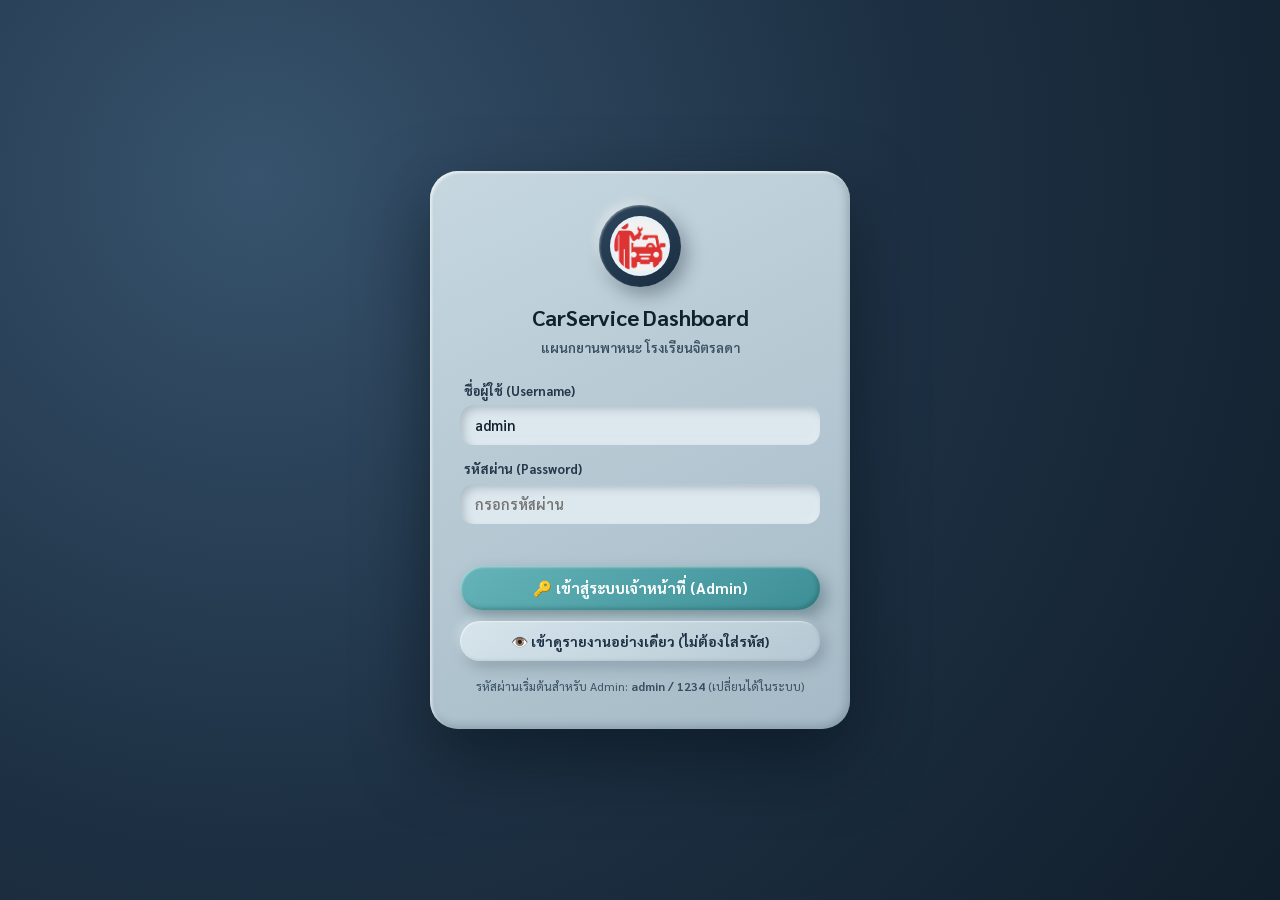
<file: dashboard.html>
<!DOCTYPE html>
<html lang="th">
<head>
  <meta charset="UTF-8" />
  <meta name="viewport" content="width=device-width, initial-scale=1.0" />
  <title>CarService Dashboard — แผนกยานพาหนะ โรงเรียนจิตรลดา</title>
  <link rel="icon" type="image/png" href="icon.png" />
  <style>
    @font-face {
      font-family: 'Sarabun';
      font-weight: 400;
      src: url('fonts/Sarabun-Regular.ttf') format('truetype');
    }
    @font-face {
      font-family: 'Sarabun';
      font-weight: 600;
      src: url('fonts/Sarabun-SemiBold.ttf') format('truetype');
    }
    @font-face {
      font-family: 'Sarabun';
      font-weight: 700;
      src: url('fonts/Sarabun-Bold.ttf') format('truetype');
    }

    :root {
      /* 3D Soft Claymorphism / Slate-Navy-Teal Palette */
      --bg-outer: linear-gradient(145deg, #9bb0bc 0%, #b4c6d0 45%, #93a9b6 100%);
      --shell-bg: linear-gradient(155deg, #b8c9d3 0%, #9fb3bf 55%, #92a7b4 100%);
      --sidebar-bg: linear-gradient(170deg, #2d465e 0%, #203549 55%, #18293a 100%);
      --hero-bg: linear-gradient(135deg, #354e66 0%, #24394d 60%, #1d2f40 100%);
      --card-bg: linear-gradient(145deg, #c6d6df 0%, #afc3ce 100%);
      --card-inner: linear-gradient(145deg, #d3e1e9 0%, #bccfd9 100%);
      --inset-bg: #a3b7c3;
      --text-main: #13212e;
      --text-sub: #3b5061;
      --text-muted: #4b6173;
      --accent-teal: linear-gradient(145deg, #64b4b9 0%, #3d8f96 100%);
      --accent-teal-solid: #489ca2;
      --clay-shadow:
        10px 12px 24px rgba(24, 41, 58, 0.28),
        -6px -6px 16px rgba(235, 245, 250, 0.42),
        inset 1.5px 1.5px 2px rgba(255, 255, 255, 0.55),
        inset -2px -2px 4px rgba(24, 41, 58, 0.12);
      --clay-shadow-sm:
        5px 6px 14px rgba(24, 41, 58, 0.22),
        -3px -3px 10px rgba(235, 245, 250, 0.4),
        inset 1px 1px 1.5px rgba(255, 255, 255, 0.55),
        inset -1px -1px 3px rgba(24, 41, 58, 0.1);
      --clay-inset:
        inset 4px 4px 9px rgba(24, 41, 58, 0.22),
        inset -3px -3px 7px rgba(235, 245, 250, 0.45);
      --dark-clay-shadow:
        10px 14px 28px rgba(10, 20, 30, 0.42),
        inset 1.5px 1.5px 2px rgba(173, 205, 226, 0.22),
        inset -2px -2px 5px rgba(8, 16, 24, 0.45);
    }

    * { box-sizing: border-box; margin: 0; padding: 0; }
    html { scroll-behavior: smooth; }
    body {
      font-family: 'Sarabun', -apple-system, BlinkMacSystemFont, "Segoe UI", sans-serif;
      background: var(--bg-outer);
      color: var(--text-main);
      padding: 20px;
      line-height: 1.5;
      min-height: 100vh;
      transition: background 0.35s ease, color 0.35s ease;
    }

    .hidden { display: none !important; }

    /* =========================================================================
       LOGIN SCREEN (3D Soft Claymorphism)
       ========================================================================= */
    .login-overlay {
      position: fixed; inset: 0;
      background: radial-gradient(circle at 20% 20%, #37536d 0%, #1d3043 52%, #111e2b 100%);
      display: flex; align-items: center; justify-content: center; padding: 20px; z-index: 9999;
    }
    .login-card {
      width: 100%; max-width: 420px;
      background: linear-gradient(155deg, #c6d7e0 0%, #a5bac6 100%);
      color: #13212e;
      border-radius: 28px;
      padding: 34px 30px;
      box-shadow:
        0 28px 70px rgba(6, 14, 22, 0.55),
        inset 2px 2px 3px rgba(255, 255, 255, 0.65),
        inset -3px -3px 8px rgba(24, 41, 58, 0.22);
      text-align: center;
      position: relative;
    }
    .login-avatar-ring {
      width: 82px; height: 82px; margin: 0 auto 14px;
      border-radius: 50%;
      background: linear-gradient(145deg, #2d465e, #1a2d3f);
      padding: 6px;
      display: flex; align-items: center; justify-content: center;
      box-shadow:
        6px 8px 18px rgba(17, 30, 43, 0.35),
        -4px -4px 10px rgba(255, 255, 255, 0.45),
        inset 1px 1px 2px rgba(255, 255, 255, 0.35);
    }
    .login-logo { width: 60px; height: 60px; border-radius: 50%; object-fit: contain; background: #e8f1f6; padding: 4px; }
    .login-card h1 { font-size: 22px; font-weight: 700; color: #12212e; letter-spacing: -0.2px; }
    .login-card p { font-size: 13.5px; color: #395062; margin-top: 4px; margin-bottom: 22px; font-weight: 600; }
    .login-field { text-align: left; margin-bottom: 14px; }
    .login-field label { display: block; font-size: 13px; font-weight: 700; color: #24384a; margin-bottom: 5px; padding-left: 4px; }
    .login-field input {
      width: 100%; padding: 11px 15px; border: none; border-radius: 14px;
      background: #dce8ee;
      color: #13212e;
      font-family: inherit; font-size: 14.5px; font-weight: 600;
      box-shadow: var(--clay-inset);
      transition: all 0.2s;
    }
    .login-field input:focus {
      outline: none;
      background: #eaf3f7;
      box-shadow: inset 3px 3px 7px rgba(24, 41, 58, 0.2), 0 0 0 3px rgba(72, 156, 162, 0.35);
    }
    .login-err { color: #b91c1c; font-size: 13px; font-weight: 700; min-height: 20px; margin-bottom: 8px; }
    .btn-login-primary {
      width: 100%; padding: 12px 18px; border: none; border-radius: 999px;
      background: var(--accent-teal);
      color: #fff;
      font-family: inherit; font-size: 15px; font-weight: 700; cursor: pointer; margin-bottom: 11px;
      box-shadow:
        6px 8px 16px rgba(24, 58, 64, 0.35),
        inset 1.5px 1.5px 2px rgba(255, 255, 255, 0.45),
        inset -2px -2px 4px rgba(17, 56, 61, 0.3);
      transition: transform 0.15s ease, filter 0.15s ease;
    }
    .btn-login-primary:hover { transform: translateY(-1px); filter: brightness(1.06); }
    .btn-login-primary:active { transform: translateY(1px); }
    .btn-login-viewer {
      width: 100%; padding: 11px 16px; border: none; border-radius: 999px;
      background: linear-gradient(145deg, #d7e5ec, #b5c8d3);
      color: #1d3144;
      font-family: inherit; font-size: 14px; font-weight: 700; cursor: pointer;
      box-shadow: var(--clay-shadow-sm);
      transition: transform 0.15s ease, filter 0.15s ease;
    }
    .btn-login-viewer:hover { transform: translateY(-1px); filter: brightness(1.04); }
    .login-hint { margin-top: 16px; font-size: 12px; color: #395062; }

    /* =========================================================================
       MAIN APP SHELL (2-COLUMN FLOATING CLAY BOARD)
       ========================================================================= */
    .app-shell {
      max-width: 1400px;
      margin: 0 auto;
      background: var(--shell-bg);
      border-radius: 30px;
      padding: 18px;
      display: grid;
      grid-template-columns: 242px minmax(0, 1fr);
      gap: 20px;
      box-shadow:
        20px 24px 54px rgba(16, 30, 44, 0.34),
        -10px -10px 28px rgba(240, 248, 252, 0.4),
        inset 2px 2px 3px rgba(255, 255, 255, 0.55);
      min-height: calc(100vh - 40px);
    }

    /* =========================================================================
       LEFT SIDEBAR (DEEP NAVY 3D SCULPTED PANEL)
       ========================================================================= */
    .sidebar {
      background: var(--sidebar-bg);
      border-radius: 24px;
      padding: 22px 16px 18px;
      color: #e4eff5;
      display: flex;
      flex-direction: column;
      justify-content: space-between;
      box-shadow: var(--dark-clay-shadow);
      position: sticky;
      top: 20px;
      height: calc(100vh - 76px);
      min-height: 640px;
      overflow-y: auto;
    }

    .sidebar-profile {
      text-align: center;
      padding-bottom: 18px;
      margin-bottom: 14px;
      border-bottom: 1px solid rgba(255, 255, 255, 0.08);
    }
    .avatar-3d {
      width: 78px; height: 78px;
      margin: 0 auto 10px;
      border-radius: 50%;
      background: linear-gradient(145deg, #4b6c88, #1f3447);
      padding: 5px;
      box-shadow:
        6px 10px 20px rgba(5, 12, 20, 0.55),
        -3px -3px 8px rgba(132, 173, 204, 0.2),
        inset 1.5px 1.5px 2px rgba(255, 255, 255, 0.35);
      display: flex; align-items: center; justify-content: center;
    }
    .avatar-3d img {
      width: 100%; height: 100%; border-radius: 50%; object-fit: contain;
      background: linear-gradient(145deg, #d7e7f0, #9db8c9);
      padding: 6px;
    }
    .sidebar-greeting {
      font-size: 16px; font-weight: 700; color: #f1f7fa;
      letter-spacing: -0.1px;
    }
    .role-pill {
      display: inline-block; margin-top: 6px;
      padding: 3px 11px; border-radius: 999px;
      font-size: 11px; font-weight: 700;
      background: linear-gradient(145deg, #59adb3, #378188);
      color: #ffffff;
      box-shadow: 0 4px 10px rgba(0, 0, 0, 0.28), inset 1px 1px 1px rgba(255, 255, 255, 0.35);
    }
    .role-pill.viewer {
      background: linear-gradient(145deg, #62788c, #44586a);
    }

    .nav-list {
      display: flex; flex-direction: column; gap: 7px;
      margin-bottom: 18px;
    }
    .nav-item {
      width: 100%; border: none; background: transparent;
      color: #c3d5e2; font-family: inherit; font-size: 14px; font-weight: 600;
      padding: 11px 14px; border-radius: 16px;
      display: flex; align-items: center; gap: 11px;
      cursor: pointer; text-align: left;
      transition: all 0.2s ease;
    }
    .nav-item:hover {
      background: rgba(255, 255, 255, 0.08);
      color: #ffffff;
      transform: translateX(2px);
    }
    .nav-item.active {
      background: linear-gradient(145deg, #d8e6ee 0%, #acc3d0 100%);
      color: #142535;
      font-weight: 700;
      box-shadow:
        6px 8px 16px rgba(6, 14, 22, 0.42),
        inset 1.5px 1.5px 2px rgba(255, 255, 255, 0.78),
        inset -2px -2px 4px rgba(24, 41, 58, 0.16);
    }
    .nav-icon {
      width: 24px; height: 24px; border-radius: 8px;
      display: inline-flex; align-items: center; justify-content: center;
      flex-shrink: 0;
      background: rgba(255, 255, 255, 0.1);
      box-shadow: inset 1px 1px 1px rgba(255, 255, 255, 0.2);
    }
    .nav-item.active .nav-icon {
      background: linear-gradient(145deg, #5eb1b7, #3a858c);
      color: #ffffff;
      box-shadow: 2px 3px 6px rgba(20, 48, 56, 0.3), inset 1px 1px 1px rgba(255, 255, 255, 0.45);
    }

    /* Bottom Export Promo Card (mirrors "Go Premium" card) */
    .sidebar-promo {
      background: linear-gradient(160deg, #273e54 0%, #192b3c 100%);
      border-radius: 20px;
      padding: 16px 14px;
      text-align: center;
      box-shadow:
        inset 2px 2px 5px rgba(9, 17, 26, 0.55),
        inset -1px -1px 2px rgba(154, 191, 219, 0.18),
        0 8px 18px rgba(6, 14, 22, 0.3);
    }
    .promo-icon-3d {
      width: 44px; height: 44px; margin: 0 auto 8px;
      border-radius: 14px;
      background: linear-gradient(145deg, #d7e6ef, #9ab4c4);
      color: #1c3549;
      display: flex; align-items: center; justify-content: center;
      box-shadow:
        4px 6px 12px rgba(5, 12, 20, 0.48),
        inset 1.5px 1.5px 2px rgba(255, 255, 255, 0.8);
    }
    .sidebar-promo h4 { font-size: 14.5px; font-weight: 700; color: #f1f7fa; }
    .sidebar-promo p { font-size: 11.5px; color: #9db6c9; margin: 3px 0 12px; line-height: 1.4; }
    .btn-teal-pill {
      display: inline-flex; align-items: center; justify-content: center; gap: 6px;
      border: none; border-radius: 999px;
      background: var(--accent-teal);
      color: #ffffff; font-family: inherit; font-size: 13px; font-weight: 700;
      padding: 9px 16px; cursor: pointer;
      box-shadow:
        4px 6px 14px rgba(10, 28, 34, 0.4),
        inset 1.5px 1.5px 2px rgba(255, 255, 255, 0.45),
        inset -1.5px -1.5px 3px rgba(18, 56, 61, 0.35);
      transition: transform 0.15s ease, filter 0.15s ease;
    }
    .btn-teal-pill:hover { transform: translateY(-1px); filter: brightness(1.07); }
    .btn-teal-pill:active { transform: translateY(1px); }
    .sidebar-promo .btn-teal-pill { width: 100%; margin-bottom: 7px; }
    .btn-navy-pill {
      width: 100%; display: inline-flex; align-items: center; justify-content: center; gap: 6px;
      border: none; border-radius: 999px;
      background: linear-gradient(145deg, #355068, #24394c);
      color: #d9e8f2; font-family: inherit; font-size: 12.5px; font-weight: 600;
      padding: 8px 14px; cursor: pointer;
      box-shadow:
        3px 5px 10px rgba(6, 14, 22, 0.35),
        inset 1px 1px 1.5px rgba(255, 255, 255, 0.18);
      transition: filter 0.15s ease;
    }
    .btn-navy-pill:hover { filter: brightness(1.12); }

    .btn-logout-link {
      width: 100%; margin-top: 10px; padding: 7px; border: none; background: transparent;
      color: #9bb4c7; font-family: inherit; font-size: 12.5px; font-weight: 600;
      cursor: pointer; border-radius: 10px; transition: all 0.15s;
    }
    .btn-logout-link:hover { color: #fecaca; background: rgba(239, 68, 68, 0.14); }

    /* =========================================================================
       MAIN CONTENT COLUMN
       ========================================================================= */
    .main-col {
      display: flex; flex-direction: column; gap: 18px;
      min-width: 0;
    }

    /* Top Header Bar */
    .top-header {
      display: flex; flex-wrap: wrap; align-items: center; justify-content: space-between; gap: 12px;
      padding: 4px 4px 0;
    }
    .top-title-group { display: flex; align-items: baseline; gap: 12px; flex-wrap: wrap; }
    .top-title {
      font-size: 26px; font-weight: 700; color: #f6fbfe;
      text-shadow: 0 3px 8px rgba(22, 39, 54, 0.35);
      letter-spacing: -0.3px;
    }
    .db-chip {
      font-size: 11.5px; font-weight: 600; color: #24394b;
      background: linear-gradient(145deg, #d3e1e9, #b4c8d3);
      padding: 4px 12px; border-radius: 999px;
      box-shadow: var(--clay-shadow-sm);
      max-width: 340px; white-space: nowrap; overflow: hidden; text-overflow: ellipsis;
    }

    .top-right-tools {
      display: flex; align-items: center; gap: 10px; flex-wrap: wrap;
    }
    .search-pill {
      display: flex; align-items: center; gap: 8px;
      background: linear-gradient(145deg, #d5e3eb, #baccd6);
      border-radius: 999px; padding: 7px 16px;
      box-shadow: var(--clay-shadow-sm);
      min-width: 240px;
    }
    .search-pill svg { color: #3a5264; flex-shrink: 0; }
    .search-pill input {
      border: none; background: transparent; outline: none;
      font-family: inherit; font-size: 13.5px; font-weight: 600; color: #162636; width: 100%;
    }
    .search-pill input::placeholder { color: #526a7c; font-weight: 400; }

    .circle-icon-btn {
      width: 40px; height: 40px; border-radius: 50%; border: none;
      background: linear-gradient(145deg, #d6e4ec, #b0c4cf);
      color: #1c3144; cursor: pointer;
      display: inline-flex; align-items: center; justify-content: center;
      box-shadow: var(--clay-shadow-sm);
      transition: transform 0.15s ease, filter 0.15s ease;
    }
    .circle-icon-btn:hover { transform: translateY(-1px); filter: brightness(1.05); }
    .circle-icon-btn.teal {
      background: var(--accent-teal); color: #ffffff;
      box-shadow: 4px 6px 14px rgba(24, 58, 64, 0.32), inset 1.5px 1.5px 2px rgba(255, 255, 255, 0.45);
    }

    /* =========================================================================
       HERO WELCOME BANNER (DARK SLATE 3D CARD)
       ========================================================================= */
    .hero-banner {
      background: var(--hero-bg);
      border-radius: 24px;
      padding: 20px 26px;
      color: #f0f7fb;
      display: flex; align-items: center; justify-content: space-between; gap: 20px;
      box-shadow: var(--dark-clay-shadow);
      position: relative;
      overflow: hidden;
    }
    .hero-banner::before {
      content: "";
      position: absolute; inset: 0;
      background: repeating-linear-gradient(
        0deg,
        rgba(255, 255, 255, 0.015) 0px,
        rgba(255, 255, 255, 0.015) 2px,
        transparent 2px,
        transparent 6px
      );
      pointer-events: none;
    }
    .hero-left { display: flex; align-items: center; gap: 20px; position: relative; z-index: 1; }
    .hero-van-badge {
      width: 82px; height: 82px; border-radius: 22px; flex-shrink: 0;
      background: linear-gradient(145deg, #4b6984, #22374a);
      display: flex; align-items: center; justify-content: center;
      box-shadow:
        8px 10px 20px rgba(7, 14, 22, 0.5),
        inset 1.5px 1.5px 2px rgba(203, 226, 242, 0.35),
        inset -2px -2px 5px rgba(10, 19, 28, 0.45);
    }
    .hero-text h2 { font-size: 21px; font-weight: 700; color: #ffffff; margin-bottom: 3px; }
    .hero-text p { font-size: 13.5px; color: #bfd2e0; margin-bottom: 12px; }
    .hero-actions { display: flex; flex-wrap: wrap; gap: 10px; align-items: center; }

    .hero-right-status {
      position: relative; z-index: 1;
      background: rgba(16, 29, 41, 0.48);
      border-radius: 18px;
      padding: 12px 18px;
      text-align: right;
      box-shadow: inset 2px 2px 5px rgba(6, 14, 22, 0.45), inset -1px -1px 2px rgba(173, 205, 226, 0.16);
      flex-shrink: 0;
    }
    .hero-stat-label { font-size: 11.5px; color: #9db8cc; font-weight: 600; }
    .hero-stat-val { font-size: 20px; font-weight: 700; color: #84d3d8; margin-top: 2px; }
    .hero-stat-sub { font-size: 11.5px; color: #cbdbe6; }

    /* =========================================================================
       KPI STAT CARDS (4 COLOR-TINTED 3D CLAY CARDS LIKE THE PIN)
       ========================================================================= */
    .kpi-grid {
      display: grid; grid-template-columns: repeat(4, 1fr); gap: 16px;
    }
    .kpi-card {
      border-radius: 22px;
      padding: 18px 20px;
      box-shadow: var(--clay-shadow);
      transition: transform 0.18s ease;
      position: relative;
    }
    .kpi-card:hover { transform: translateY(-3px); }

    /* Card 1: Teal-tinted */
    .kpi-card.c-teal {
      background: linear-gradient(145deg, #91c2c6 0%, #6ea5ab 100%);
    }
    /* Card 2: Cool Mist */
    .kpi-card.c-mist {
      background: linear-gradient(145deg, #cedde5 0%, #aebfc9 100%);
    }
    /* Card 3: Frosted Ice Blue */
    .kpi-card.c-ice {
      background: linear-gradient(145deg, #d7e9f2 0%, #b3cedc 100%);
    }
    /* Card 4: Muted Lavender-Slate */
    .kpi-card.c-lavender {
      background: linear-gradient(145deg, #a2a5ca 0%, #8084ae 100%);
    }

    .kpi-icon-tile {
      width: 42px; height: 42px; border-radius: 14px;
      display: flex; align-items: center; justify-content: center;
      margin-bottom: 12px;
      background: rgba(255, 255, 255, 0.38);
      color: #1a3245;
      box-shadow:
        4px 5px 10px rgba(20, 38, 54, 0.18),
        -2px -2px 6px rgba(255, 255, 255, 0.45),
        inset 1.5px 1.5px 2px rgba(255, 255, 255, 0.7);
    }
    .kpi-label { font-size: 13px; font-weight: 700; color: #1d3142; opacity: 0.9; }
    .kpi-val { font-size: 28px; font-weight: 700; color: #0e1c28; margin: 2px 0; line-height: 1.2; }
    .kpi-sub { font-size: 12px; font-weight: 600; color: #263d4f; opacity: 0.88; white-space: nowrap; overflow: hidden; text-overflow: ellipsis; }

    /* =========================================================================
       CLAY CARDS & CHARTS ROW (3D CYLINDRICAL BAR + 3D BEVELED DONUT + TOP 5)
       ========================================================================= */
    .clay-card {
      background: var(--card-bg);
      border-radius: 24px;
      padding: 20px 22px;
      box-shadow: var(--clay-shadow);
    }
    .card-head {
      display: flex; justify-content: space-between; align-items: center;
      gap: 10px; margin-bottom: 16px; flex-wrap: wrap;
    }
    .card-head h3 { font-size: 16px; font-weight: 700; color: #132331; }
    .card-pill-tag {
      font-size: 11.5px; font-weight: 700; color: #243b4e;
      background: linear-gradient(145deg, #d7e5ed, #b7cad5);
      padding: 4px 12px; border-radius: 999px;
      box-shadow: var(--clay-shadow-sm);
    }

    .charts-grid {
      display: grid; grid-template-columns: 1.05fr 1fr; gap: 18px;
    }

    /* 3D Cylindrical Vertical Bar Chart */
    .vbar-chart {
      display: flex; align-items: flex-end; justify-content: space-around;
      gap: 14px; height: 205px; padding: 14px 12px 6px;
      background: linear-gradient(180deg, rgba(255,255,255,0.16) 0%, rgba(255,255,255,0.03) 100%);
      border-radius: 18px;
      box-shadow: var(--clay-inset);
    }
    .vbar-col {
      flex: 1; display: flex; flex-direction: column; align-items: center;
      height: 100%; justify-content: flex-end; cursor: pointer;
      transition: transform 0.18s ease;
    }
    .vbar-col:hover { transform: translateY(-4px); }
    .vbar-count {
      font-size: 12px; font-weight: 700; color: #1a2d3e; margin-bottom: 6px;
    }
    .vbar-tube-wrap {
      width: 34px; flex: 1; max-height: 135px;
      display: flex; align-items: flex-end; justify-content: center;
    }
    .vbar-tube {
      width: 100%;
      min-height: 14px;
      border-radius: 999px;
      transition: height 0.45s cubic-bezier(0.22, 1, 0.36, 1), filter 0.2s;
      box-shadow:
        5px 6px 12px rgba(17, 32, 46, 0.3),
        inset 4px 2px 5px rgba(255, 255, 255, 0.55),
        inset -4px -2px 6px rgba(15, 30, 44, 0.28);
    }
    .vbar-col.active-bar .vbar-tube {
      box-shadow:
        0 0 0 3px #ffffff,
        6px 8px 16px rgba(17, 32, 46, 0.4),
        inset 4px 2px 5px rgba(255, 255, 255, 0.65);
    }
    .vbar-lbl {
      margin-top: 8px; font-size: 12px; font-weight: 700; color: #24394c; white-space: nowrap;
    }

    /* 3D Beveled Donut + Legend + Top Items */
    .donut-wrap {
      display: flex; align-items: center; gap: 20px;
      padding: 6px 4px;
    }
    .donut-svg-box {
      width: 162px; height: 162px; flex-shrink: 0;
      border-radius: 50%;
      background: linear-gradient(145deg, #d3e2ea, #aac0cc);
      padding: 8px;
      box-shadow: var(--clay-shadow-sm);
      display: flex; align-items: center; justify-content: center;
    }
    .donut-legend { flex: 1; display: flex; flex-direction: column; gap: 8px; min-width: 0; }
    .legend-row {
      display: flex; align-items: center; justify-content: space-between; gap: 8px;
      font-size: 13px; font-weight: 600; color: #192b3b;
      padding: 5px 10px; border-radius: 12px;
      background: rgba(255, 255, 255, 0.26);
      cursor: pointer; transition: background 0.15s;
    }
    .legend-row:hover { background: rgba(255, 255, 255, 0.48); }
    .legend-left { display: flex; align-items: center; gap: 8px; min-width: 0; }
    .legend-dot {
      width: 12px; height: 12px; border-radius: 50%; flex-shrink: 0;
      box-shadow: 2px 2px 4px rgba(15, 28, 40, 0.25), inset 1px 1px 1.5px rgba(255, 255, 255, 0.6);
    }
    .legend-pct { font-weight: 700; color: #1f394d; white-space: nowrap; }

    .top-sub-divider {
      margin-top: 14px; padding-top: 12px;
      border-top: 1px solid rgba(25, 45, 63, 0.12);
    }
    .top-sub-title {
      font-size: 13px; font-weight: 700; color: #243a4d; margin-bottom: 8px;
      display: flex; justify-content: space-between; align-items: center;
    }
    .top-list { display: flex; flex-direction: column; gap: 6px; }
    .top-item {
      display: flex; justify-content: space-between; align-items: center; gap: 8px;
      padding: 7px 12px; border-radius: 12px;
      background: linear-gradient(145deg, #d3e1e9, #bacdd7);
      font-size: 12.5px; font-weight: 600; color: #162838;
      box-shadow: 2px 3px 6px rgba(20, 38, 54, 0.12), inset 1px 1px 1px rgba(255, 255, 255, 0.5);
    }
    .top-count {
      background: var(--accent-teal); color: #ffffff;
      font-weight: 700; padding: 2px 10px; border-radius: 999px; font-size: 11.5px; flex-shrink: 0;
    }

    /* =========================================================================
       FLEET STATUS CARDS (5 TOYOTA COMMUTER VANS)
       ========================================================================= */
    .section-head {
      display: flex; justify-content: space-between; align-items: center;
      margin-bottom: 12px; gap: 10px;
    }
    .section-head h2 {
      font-size: 16px; font-weight: 700; color: #132331;
    }
    .reset-link {
      border: none; border-radius: 999px; padding: 5px 14px;
      background: var(--accent-teal); color: #fff;
      font-family: inherit; font-size: 12px; font-weight: 700; cursor: pointer;
      box-shadow: 3px 4px 10px rgba(24, 58, 64, 0.28);
    }

    .fleet-grid {
      display: grid; grid-template-columns: repeat(5, 1fr); gap: 13px;
    }
    .fleet-card {
      text-align: left;
      background: linear-gradient(145deg, #d2e0e8 0%, #b5c8d3 100%);
      border: 2px solid transparent;
      border-radius: 20px;
      padding: 15px 14px;
      cursor: pointer; font-family: inherit;
      box-shadow: var(--clay-shadow-sm);
      transition: all 0.2s ease;
    }
    .fleet-card:hover {
      transform: translateY(-3px);
      background: linear-gradient(145deg, #dce9f0 0%, #bfd2dc 100%);
    }
    .fleet-card.selected {
      border-color: #3d8f96;
      background: linear-gradient(145deg, #dff1f3 0%, #b8dbdf 100%);
      box-shadow:
        0 0 0 3px rgba(72, 156, 162, 0.3),
        8px 10px 20px rgba(24, 41, 58, 0.24),
        inset 1.5px 1.5px 2px rgba(255, 255, 255, 0.75);
    }
    .fleet-top { display: flex; justify-content: space-between; align-items: center; gap: 4px; margin-bottom: 8px; }
    .fleet-plate { font-size: 14.5px; font-weight: 700; color: #10202e; }
    .pill {
      font-size: 10.5px; font-weight: 700; padding: 3px 9px; border-radius: 999px;
      display: inline-block; white-space: nowrap;
      box-shadow: 2px 2px 5px rgba(18, 34, 48, 0.16), inset 1px 1px 1px rgba(255, 255, 255, 0.5);
    }
    .pill-ok { background: linear-gradient(145deg, #bce7d3, #92d4b5); color: #0f4c34; }
    .pill-busy { background: linear-gradient(145deg, #fcc89b, #efa264); color: #6e2f05; }
    .pill-wait { background: linear-gradient(145deg, #fef0a8, #f5da6b); color: #664c03; }
    .fleet-meta { font-size: 12px; color: #364c5e; line-height: 1.55; }
    .fleet-meta strong { color: #11212f; }

    /* =========================================================================
       HISTORY TABLE CARD
       ========================================================================= */
    .table-controls { display: flex; flex-wrap: wrap; gap: 9px; align-items: center; }
    .table-controls select, .table-controls input {
      padding: 7px 13px; border: none; border-radius: 999px;
      font-family: inherit; font-size: 13px; font-weight: 600;
      background: #dce8ee; color: #142433;
      box-shadow: var(--clay-inset);
      outline: none;
    }
    .table-wrap {
      overflow-x: auto; margin-top: 12px;
      border-radius: 16px;
      background: rgba(235, 244, 249, 0.45);
      box-shadow: inset 2px 2px 6px rgba(24, 41, 58, 0.14);
      padding: 6px;
    }
    table { width: 100%; border-collapse: collapse; font-size: 13.5px; }
    th {
      text-align: left; padding: 11px 12px;
      background: linear-gradient(145deg, #2b445b, #203549);
      color: #eef6fa;
      font-weight: 700; white-space: nowrap;
    }
    th:first-child { border-top-left-radius: 12px; border-bottom-left-radius: 12px; }
    th:last-child { border-top-right-radius: 12px; border-bottom-right-radius: 12px; }
    td {
      padding: 11px 12px;
      border-bottom: 1px solid rgba(25, 45, 63, 0.1);
      vertical-align: top; color: #162737;
    }
    tr:last-child td { border-bottom: none; }
    tbody tr:hover td { background: rgba(255, 255, 255, 0.36); }
    .plate-col { font-weight: 700; color: #1e5670; white-space: nowrap; }
    .btn-photo-view {
      margin-top: 5px; border: none; border-radius: 999px;
      background: var(--accent-teal); color: #ffffff;
      padding: 3px 10px; font-size: 11px; font-weight: 700; cursor: pointer;
      box-shadow: 2px 3px 6px rgba(20, 48, 56, 0.25);
    }
    .status-select {
      padding: 5px 10px; font-size: 12px; font-weight: 700; border-radius: 999px;
      border: none; font-family: inherit;
      background: #e1ecf2; color: #142433;
      box-shadow: var(--clay-shadow-sm);
      cursor: pointer;
    }
    .btn-red {
      border: none; border-radius: 999px; padding: 5px 12px;
      background: linear-gradient(145deg, #f3a6a6, #d97373);
      color: #5c1010; font-family: inherit; font-size: 12px; font-weight: 700; cursor: pointer;
      box-shadow: 2px 3px 6px rgba(120, 24, 24, 0.22), inset 1px 1px 1px rgba(255, 255, 255, 0.45);
    }
    .btn-red:hover { filter: brightness(1.06); }

    .status-cell-wrap {
      display: flex; align-items: center; gap: 6px; flex-wrap: wrap;
    }
    .status-select.is-dirty {
      box-shadow: 0 0 0 2.5px #489ca2, var(--clay-shadow-sm);
    }
    .btn-save-status {
      border: none; border-radius: 999px; padding: 5px 12px;
      background: var(--accent-teal); color: #ffffff;
      font-family: inherit; font-size: 12px; font-weight: 700; cursor: pointer;
      box-shadow: 3px 4px 10px rgba(18, 46, 52, 0.34), inset 1px 1px 1.5px rgba(255, 255, 255, 0.45);
      transition: transform 0.14s ease, filter 0.14s ease;
    }
    .btn-save-status:hover { transform: translateY(-1px); filter: brightness(1.08); }
    .receive-date-sub { font-size: 11px; opacity: 0.78; margin-top: 3px; }

    /* Toast Notification */
    .toast-banner {
      position: fixed; right: 24px; bottom: 24px; z-index: 9500;
      background: linear-gradient(145deg, #2b455d, #1b2f42);
      color: #f0f9fc; padding: 12px 20px; border-radius: 999px;
      font-size: 13.5px; font-weight: 700;
      box-shadow: 0 14px 32px rgba(8, 18, 28, 0.48), inset 1.5px 1.5px 2px rgba(140, 214, 219, 0.35);
      border: 1.5px solid rgba(100, 180, 185, 0.55);
      display: flex; align-items: center; gap: 8px;
      opacity: 0; transform: translateY(14px); pointer-events: none;
      transition: opacity 0.25s ease, transform 0.25s ease;
    }
    .toast-banner.show { opacity: 1; transform: translateY(0); }

    /* =========================================================================
       MODALS (PHOTO VIEWER & CHANGE PASSWORD)
       ========================================================================= */
    .modal-bg {
      position: fixed; inset: 0; background: rgba(13, 24, 35, 0.72); z-index: 9000;
      display: flex; align-items: center; justify-content: center; padding: 20px;
      backdrop-filter: blur(4px);
    }
    .modal-box {
      background: linear-gradient(155deg, #cedde5 0%, #aebfc9 100%);
      color: #13212e; border-radius: 26px; padding: 24px;
      width: 100%; max-width: 900px; max-height: 88vh; overflow-y: auto;
      box-shadow: 0 26px 60px rgba(8, 16, 24, 0.55), inset 2px 2px 3px rgba(255, 255, 255, 0.6);
    }
    .modal-box.small { max-width: 400px; }
    .modal-top {
      display: flex; justify-content: space-between; align-items: center;
      margin-bottom: 16px; padding-bottom: 12px; border-bottom: 1px solid rgba(24, 41, 58, 0.14);
    }
    .modal-top h3 { font-size: 17px; font-weight: 700; }
    .btn-close-modal {
      border: none; border-radius: 999px; padding: 6px 14px;
      background: linear-gradient(145deg, #2d465e, #1d3144); color: #eef6fa;
      font-family: inherit; font-size: 12.5px; font-weight: 700; cursor: pointer;
    }
    .photo-gallery { display: grid; grid-template-columns: repeat(auto-fill, minmax(240px, 1fr)); gap: 14px; }
    .photo-gallery img {
      width: 100%; border-radius: 16px; object-fit: cover;
      box-shadow: var(--clay-shadow-sm);
    }

    /* =========================================================================
       UIVERSE.IO DAY / NIGHT SWITCH (MIT License)
       From Uiverse.io by RiccardoRapelli - https://uiverse.io/RiccardoRapelli/jolly-chicken-91
       MIT License, Copyright (c) RiccardoRapelli (Riccardo Rapelli)
       ========================================================================= */
    .uiverse-theme-switch { position: relative; display: inline-block; width: 60px; height: 34px; vertical-align: middle; flex-shrink: 0; }
    .uiverse-theme-switch #uiverse-theme-input { opacity: 0; width: 0; height: 0; }
    .uiverse-slider { position: absolute; cursor: pointer; top: 0; left: 0; right: 0; bottom: 0; background-color: #2196f3; transition: 0.4s; z-index: 0; overflow: hidden; box-shadow: 4px 5px 12px rgba(20, 38, 54, 0.28); }
    .uiverse-sun-moon { position: absolute; content: ""; height: 26px; width: 26px; left: 4px; bottom: 4px; background-color: yellow; transition: 0.4s; }
    #uiverse-theme-input:checked + .uiverse-slider { background-color: black; }
    #uiverse-theme-input:checked + .uiverse-slider .uiverse-sun-moon { transform: translateX(26px); background-color: white; animation: uiverse-rotate-center 0.6s ease-in-out both; }
    @keyframes uiverse-rotate-center { 0% { transform: translateX(0) rotate(0deg); } 100% { transform: translateX(26px) rotate(360deg); } }
    .uiverse-moon-dot { opacity: 0; transition: 0.4s; fill: gray; }
    #uiverse-theme-input:checked + .uiverse-slider .uiverse-sun-moon .uiverse-moon-dot { opacity: 1; }
    .uiverse-slider.uiverse-round { border-radius: 34px; }
    .uiverse-slider.uiverse-round .uiverse-sun-moon { border-radius: 50%; }
    #uiverse-moon-dot-1 { left: 10px; top: 3px; position: absolute; width: 6px; height: 6px; z-index: 4; }
    #uiverse-moon-dot-2 { left: 2px; top: 10px; position: absolute; width: 10px; height: 10px; z-index: 4; }
    #uiverse-moon-dot-3 { left: 16px; top: 18px; position: absolute; width: 3px; height: 3px; z-index: 4; }
    #uiverse-light-ray-1 { left: -8px; top: -8px; position: absolute; width: 43px; height: 43px; z-index: -1; fill: white; opacity: 10%; }
    #uiverse-light-ray-2 { left: -50%; top: -50%; position: absolute; width: 55px; height: 55px; z-index: -1; fill: white; opacity: 10%; }
    #uiverse-light-ray-3 { left: -18px; top: -18px; position: absolute; width: 60px; height: 60px; z-index: -1; fill: white; opacity: 10%; }
    .uiverse-cloud-light { position: absolute; fill: #eee; animation: uiverse-cloud-move 6s infinite; }
    .uiverse-cloud-dark { position: absolute; fill: #ccc; animation: uiverse-cloud-move 6s infinite 1s; }
    #uiverse-cloud-1 { left: 30px; top: 15px; width: 40px; }
    #uiverse-cloud-2 { left: 44px; top: 10px; width: 20px; }
    #uiverse-cloud-3 { left: 18px; top: 24px; width: 30px; }
    #uiverse-cloud-4 { left: 36px; top: 18px; width: 40px; }
    #uiverse-cloud-5 { left: 48px; top: 14px; width: 20px; }
    #uiverse-cloud-6 { left: 22px; top: 26px; width: 30px; }
    @keyframes uiverse-cloud-move { 0% { transform: translateX(0px); } 40% { transform: translateX(4px); } 80% { transform: translateX(-4px); } 100% { transform: translateX(0px); } }
    .uiverse-stars { transform: translateY(-32px); opacity: 0; transition: 0.4s; }
    .uiverse-star { fill: white; position: absolute; transition: 0.4s; animation: uiverse-star-twinkle 2s infinite; }
    #uiverse-theme-input:checked + .uiverse-slider .uiverse-stars { transform: translateY(0); opacity: 1; }
    #uiverse-star-1 { width: 20px; top: 2px; left: 3px; animation-delay: 0.3s; }
    #uiverse-star-2 { width: 6px; top: 16px; left: 3px; }
    #uiverse-star-3 { width: 12px; top: 20px; left: 10px; animation-delay: 0.6s; }
    #uiverse-star-4 { width: 18px; top: 0px; left: 18px; animation-delay: 1.3s; }
    @keyframes uiverse-star-twinkle { 0% { transform: scale(1); } 40% { transform: scale(1.2); } 80% { transform: scale(0.8); } 100% { transform: scale(1); } }

    /* =========================================================================
       DARK MODE (MIDNIGHT SLATE CLAYMORPHISM)
       ========================================================================= */
    body.dark-mode {
      --bg-outer: linear-gradient(145deg, #0b131c 0%, #13202e 55%, #0c151f 100%);
      --shell-bg: linear-gradient(155deg, #172534 0%, #111c28 100%);
      --sidebar-bg: linear-gradient(170deg, #101b27 0%, #0a121b 100%);
      --hero-bg: linear-gradient(135deg, #21364a 0%, #142333 100%);
      --card-bg: linear-gradient(145deg, #1e2f41 0%, #162433 100%);
      --text-main: #edf4f9;
      --text-sub: #a9bfd1;
      --clay-shadow:
        10px 14px 26px rgba(4, 9, 14, 0.55),
        -4px -4px 12px rgba(70, 102, 132, 0.14),
        inset 1.5px 1.5px 2px rgba(154, 193, 224, 0.14),
        inset -2px -2px 5px rgba(5, 11, 18, 0.45);
      --clay-shadow-sm:
        5px 7px 14px rgba(4, 9, 14, 0.48),
        inset 1px 1px 1.5px rgba(154, 193, 224, 0.14);
      --clay-inset:
        inset 4px 4px 10px rgba(4, 9, 14, 0.55),
        inset -2px -2px 6px rgba(70, 102, 132, 0.14);
    }
    body.dark-mode .db-chip,
    body.dark-mode .search-pill,
    body.dark-mode .circle-icon-btn:not(.teal),
    body.dark-mode .card-pill-tag {
      background: linear-gradient(145deg, #23374b, #192938);
      color: #d7e7f2;
    }
    body.dark-mode .search-pill input { color: #f0f7fb; }
    body.dark-mode .search-pill input::placeholder { color: #8aa4b8; }
    body.dark-mode .search-pill svg { color: #9ab5c9; }
    body.dark-mode .kpi-card.c-teal { background: linear-gradient(145deg, #2c676e, #1d494f); }
    body.dark-mode .kpi-card.c-mist { background: linear-gradient(145deg, #283d51, #1b2c3c); }
    body.dark-mode .kpi-card.c-ice { background: linear-gradient(145deg, #254b62, #183446); }
    body.dark-mode .kpi-card.c-lavender { background: linear-gradient(145deg, #424670, #2c3052); }
    body.dark-mode .kpi-icon-tile { background: rgba(255, 255, 255, 0.12); color: #e8f5fa; }
    body.dark-mode .kpi-label, body.dark-mode .kpi-val, body.dark-mode .kpi-sub { color: #f1f7fb; }
    body.dark-mode .card-head h3, body.dark-mode .section-head h2, body.dark-mode .vbar-count, body.dark-mode .vbar-lbl, body.dark-mode .top-sub-title { color: #e8f2f8; }
    body.dark-mode .vbar-chart { background: rgba(9, 17, 25, 0.45); }
    body.dark-mode .donut-svg-box { background: linear-gradient(145deg, #223547, #15222f); }
    body.dark-mode .legend-row { background: rgba(255, 255, 255, 0.06); color: #e1eef6; }
    body.dark-mode .legend-pct { color: #84d3d8; }
    body.dark-mode .top-item { background: linear-gradient(145deg, #23374b, #192837); color: #e6f1f8; }
    body.dark-mode .fleet-card { background: linear-gradient(145deg, #213447, #172635); }
    body.dark-mode .fleet-card.selected { background: linear-gradient(145deg, #234d57, #17343d); border-color: #64b4b9; }
    body.dark-mode .fleet-plate, body.dark-mode .fleet-meta strong { color: #f2f8fc; }
    body.dark-mode .fleet-meta { color: #a5bccd; }
    body.dark-mode .table-controls select, body.dark-mode .table-controls input, body.dark-mode .status-select {
      background: #13212f; color: #edf5fa;
    }
    body.dark-mode .table-wrap { background: rgba(9, 17, 25, 0.42); }
    body.dark-mode td { color: #dce9f2; border-bottom-color: rgba(255, 255, 255, 0.07); }
    body.dark-mode tbody tr:hover td { background: rgba(255, 255, 255, 0.05); }
    body.dark-mode .plate-col { color: #7cd0d6; }
    body.dark-mode .modal-box { background: linear-gradient(155deg, #223548 0%, #162433 100%); color: #eef6fa; }
    body.dark-mode .modal-box .login-field label { color: #cde0ec; }
    body.dark-mode .modal-box .login-field input { background: #12202d; color: #f0f7fb; }

    /* =========================================================================
       RESPONSIVE & PRINT
       ========================================================================= */
    @media (max-width: 1120px) {
      .app-shell { grid-template-columns: 1fr; }
      .sidebar { position: static; height: auto; min-height: 0; }
      .fleet-grid { grid-template-columns: repeat(3, 1fr); }
    }
    @media (max-width: 820px) {
      body { padding: 10px; }
      .kpi-grid { grid-template-columns: repeat(2, 1fr); }
      .charts-grid { grid-template-columns: 1fr; }
      .fleet-grid { grid-template-columns: repeat(2, 1fr); }
      .hero-banner { flex-direction: column; align-items: flex-start; }
      .hero-right-status { width: 100%; text-align: left; }
    }
    @media print {
      body { background: #ffffff !important; color: #000 !important; padding: 0; }
      .no-print, .sidebar { display: none !important; }
      .app-shell { display: block; background: #fff !important; box-shadow: none !important; padding: 0; }
      .clay-card, .kpi-card, .fleet-card, .hero-banner {
        box-shadow: none !important; border: 1px solid #cbd5e1 !important;
        break-inside: avoid;
      }
      .hero-banner { background: #1e3347 !important; -webkit-print-color-adjust: exact; print-color-adjust: exact; }
    }
  </style>
</head>
<body>

  <!-- 🔐 LOGIN SCREEN (3D Soft Claymorphism) -->
  <div id="login-overlay" class="login-overlay no-print">
    <div class="login-card">
      <div class="login-avatar-ring">
        <img src="icon.png" class="login-logo" alt="Logo" onerror="this.style.display='none'" />
      </div>
      <h1>CarService Dashboard</h1>
      <p>แผนกยานพาหนะ โรงเรียนจิตรลดา</p>

      <form onsubmit="doLogin(event)">
        <div class="login-field">
          <label>ชื่อผู้ใช้ (Username)</label>
          <input id="login-user" type="text" value="admin" autocomplete="username" required />
        </div>
        <div class="login-field">
          <label>รหัสผ่าน (Password)</label>
          <input id="login-pass" type="password" placeholder="กรอกรหัสผ่าน" autocomplete="current-password" required />
        </div>
        <div id="login-err" class="login-err"></div>
        <button type="submit" class="btn-login-primary">🔑 เข้าสู่ระบบเจ้าหน้าที่ (Admin)</button>
      </form>

      <button type="button" class="btn-login-viewer" onclick="enterViewerMode()">👁️ เข้าดูรายงานอย่างเดียว (ไม่ต้องใส่รหัส)</button>
      <div class="login-hint">รหัสผ่านเริ่มต้นสำหรับ Admin: <strong>admin / 1234</strong> (เปลี่ยนได้ในระบบ)</div>
    </div>
  </div>

  <!-- 📊 MAIN 2-COLUMN CLAYMORPHIC DASHBOARD -->
  <div id="app-main" class="app-shell hidden">

    <!-- LEFT DEEP-NAVY SIDEBAR -->
    <aside class="sidebar no-print">
      <div>
        <div class="sidebar-profile">
          <div class="avatar-3d">
            <img src="icon.png" alt="Fleet Logo" onerror="this.style.display='none'" />
          </div>
          <div class="sidebar-greeting">แผนกยานพาหนะ</div>
          <span id="role-badge" class="role-pill">ADMIN</span>
        </div>

        <nav class="nav-list">
          <button class="nav-item active" onclick="scrollToSection('sec-top', this)">
            <span class="nav-icon">
              <svg width="14" height="14" viewBox="0 0 24 24" fill="currentColor"><path d="M12 3l9 8h-3v9h-5v-6H11v6H6v-9H3l9-8z"/></svg>
            </span>
            <span>ภาพรวม (Dashboard)</span>
          </button>
          <button class="nav-item" onclick="scrollToSection('sec-charts', this)">
            <span class="nav-icon">
              <svg width="14" height="14" viewBox="0 0 24 24" fill="currentColor"><path d="M5 9.2h3V19H5V9.2zM10.6 5h2.8v14h-2.8V5zm5.6 8H19v6h-2.8v-6z"/></svg>
            </span>
            <span>กราฟและสถิติ</span>
          </button>
          <button class="nav-item" onclick="scrollToSection('sec-fleet', this)">
            <span class="nav-icon">
              <svg width="14" height="14" viewBox="0 0 24 24" fill="currentColor"><path d="M18.92 6.01C18.72 5.42 18.16 5 17.5 5h-11c-.66 0-1.21.42-1.42 1.01L3 12v8c0 .55.45 1 1 1h1c.55 0 1-.45 1-1v-1h12v1c0 .55.45 1 1 1h1c.55 0 1-.45 1-1v-8l-2.08-5.99zM6.85 7h10.29l1.08 3.11H5.77L6.85 7zM19 17H5v-5h14v5z"/></svg>
            </span>
            <span>สถานะรถ 5 คัน</span>
          </button>
          <button class="nav-item" onclick="scrollToSection('sec-history', this)">
            <span class="nav-icon">
              <svg width="14" height="14" viewBox="0 0 24 24" fill="currentColor"><path d="M4 6h16v2H4V6zm0 5h16v2H4v-2zm0 5h16v2H4v-2z"/></svg>
            </span>
            <span>ตารางประวัติซ่อม</span>
          </button>
          <button class="nav-item" onclick="pickDbFile()">
            <span class="nav-icon">
              <svg width="14" height="14" viewBox="0 0 24 24" fill="currentColor"><path d="M10 4H4c-1.1 0-2 .9-2 2v12c0 1.1.9 2 2 2h16c1.1 0 2-.9 2-2V8c0-1.1-.9-2-2-2h-8l-2-2z"/></svg>
            </span>
            <span>เปิดไฟล์ .db อื่น</span>
          </button>
          <button id="btn-chg-pw" class="nav-item" onclick="openPwModal()">
            <span class="nav-icon">
              <svg width="14" height="14" viewBox="0 0 24 24" fill="currentColor"><path d="M12.65 10A5.99 5.99 0 007 6c-3.31 0-6 2.69-6 6s2.69 6 6 6a5.99 5.99 0 005.65-4H17v4h4v-4h2v-4H12.65zM7 14c-1.1 0-2-.9-2-2s.9-2 2-2 2 .9 2 2-.9 2-2 2z"/></svg>
            </span>
            <span>เปลี่ยนรหัสผ่าน</span>
          </button>
        </nav>
      </div>

      <div>
        <div class="sidebar-promo">
          <div class="promo-icon-3d">
            <svg width="22" height="22" viewBox="0 0 24 24" fill="currentColor"><path d="M14 2H6c-1.1 0-2 .9-2 2v16c0 1.1.9 2 2 2h12c1.1 0 2-.9 2-2V8l-6-6zm1 15H9v-2h6v2zm0-4H9v-2h6v2zm-2-5V3.5L18.5 9H13z"/></svg>
          </div>
          <h4>รายงานสรุปผล</h4>
          <p>ส่งออกข้อมูลประวัติซ่อมเป็นไฟล์ Excel หรือสั่งพิมพ์รายงาน</p>
          <button class="btn-teal-pill" onclick="exportExcel()">📊 ส่งออก Excel</button>
          <button class="btn-navy-pill" onclick="window.print()">🖨️ พิมพ์รายงาน</button>
        </div>
        <button class="btn-logout-link" onclick="logout()">🚪 ออกจากระบบ</button>
      </div>
    </aside>

    <!-- RIGHT MAIN CONTENT AREA -->
    <main class="main-col" id="sec-top">

      <!-- TOP HEADER BAR -->
      <header class="top-header">
        <div class="top-title-group">
          <h1 class="top-title">Dashboard</h1>
          <span id="db-path-label" class="db-chip">กำลังเชื่อมต่อ car_service.db...</span>
        </div>

        <div class="top-right-tools no-print">
          <div class="search-pill">
            <svg width="16" height="16" viewBox="0 0 24 24" fill="none" stroke="currentColor" stroke-width="2.4" stroke-linecap="round"><circle cx="11" cy="11" r="7"/><path d="M20 20l-3.5-3.5"/></svg>
            <input id="top-search" type="text" placeholder="ค้นหารายการซ่อม / ศูนย์บริการ..." oninput="syncSearch(this.value)" />
          </div>

          <button class="circle-icon-btn" title="รีเฟรชข้อมูลล่าสุด" onclick="refreshAll()">
            <svg width="18" height="18" viewBox="0 0 24 24" fill="none" stroke="currentColor" stroke-width="2.3" stroke-linecap="round" stroke-linejoin="round"><path d="M21 12a9 9 0 1 1-2.64-6.36L21 8"/><path d="M21 3v5h-5"/></svg>
          </button>

          <!-- From Uiverse.io by RiccardoRapelli - https://uiverse.io/RiccardoRapelli/jolly-chicken-91 -->
          <!-- MIT License, Copyright (c) RiccardoRapelli (Riccardo Rapelli) -->
          <label class="uiverse-theme-switch" title="สลับโหมดกลางวัน / กลางคืน">
            <input id="uiverse-theme-input" type="checkbox" onchange="toggleDarkMode(this.checked)" />
            <div class="uiverse-slider uiverse-round">
              <div class="uiverse-sun-moon">
                <svg id="uiverse-moon-dot-1" class="uiverse-moon-dot" viewBox="0 0 100 100"><circle cx="50" cy="50" r="50"></circle></svg>
                <svg id="uiverse-moon-dot-2" class="uiverse-moon-dot" viewBox="0 0 100 100"><circle cx="50" cy="50" r="50"></circle></svg>
                <svg id="uiverse-moon-dot-3" class="uiverse-moon-dot" viewBox="0 0 100 100"><circle cx="50" cy="50" r="50"></circle></svg>
                <svg id="uiverse-light-ray-1" class="uiverse-light-ray" viewBox="0 0 100 100"><circle cx="50" cy="50" r="50"></circle></svg>
                <svg id="uiverse-light-ray-2" class="uiverse-light-ray" viewBox="0 0 100 100"><circle cx="50" cy="50" r="50"></circle></svg>
                <svg id="uiverse-light-ray-3" class="uiverse-light-ray" viewBox="0 0 100 100"><circle cx="50" cy="50" r="50"></circle></svg>
                <svg id="uiverse-cloud-1" class="uiverse-cloud-dark" viewBox="0 0 100 100"><circle cx="50" cy="50" r="50"></circle></svg>
                <svg id="uiverse-cloud-2" class="uiverse-cloud-dark" viewBox="0 0 100 100"><circle cx="50" cy="50" r="50"></circle></svg>
                <svg id="uiverse-cloud-3" class="uiverse-cloud-dark" viewBox="0 0 100 100"><circle cx="50" cy="50" r="50"></circle></svg>
                <svg id="uiverse-cloud-4" class="uiverse-cloud-light" viewBox="0 0 100 100"><circle cx="50" cy="50" r="50"></circle></svg>
                <svg id="uiverse-cloud-5" class="uiverse-cloud-light" viewBox="0 0 100 100"><circle cx="50" cy="50" r="50"></circle></svg>
                <svg id="uiverse-cloud-6" class="uiverse-cloud-light" viewBox="0 0 100 100"><circle cx="50" cy="50" r="50"></circle></svg>
              </div>
              <div class="uiverse-stars">
                <svg id="uiverse-star-1" class="uiverse-star" viewBox="0 0 20 20"><path d="M 0 10 C 10 10,10 10 ,0 10 C 10 10 , 10 10 , 10 20 C 10 10 , 10 10 , 20 10 C 10 10 , 10 10 , 10 0 C 10 10,10 10 ,0 10 Z"></path></svg>
                <svg id="uiverse-star-2" class="uiverse-star" viewBox="0 0 20 20"><path d="M 0 10 C 10 10,10 10 ,0 10 C 10 10 , 10 10 , 10 20 C 10 10 , 10 10 , 20 10 C 10 10 , 10 10 , 10 0 C 10 10,10 10 ,0 10 Z"></path></svg>
                <svg id="uiverse-star-3" class="uiverse-star" viewBox="0 0 20 20"><path d="M 0 10 C 10 10,10 10 ,0 10 C 10 10 , 10 10 , 10 20 C 10 10 , 10 10 , 20 10 C 10 10 , 10 10 , 10 0 C 10 10,10 10 ,0 10 Z"></path></svg>
                <svg id="uiverse-star-4" class="uiverse-star" viewBox="0 0 20 20"><path d="M 0 10 C 10 10,10 10 ,0 10 C 10 10 , 10 10 , 10 20 C 10 10 , 10 10 , 20 10 C 10 10 , 10 10 , 10 0 C 10 10,10 10 ,0 10 Z"></path></svg>
              </div>
            </div>
          </label>
        </div>
      </header>

      <!-- ROW 1: DARK SLATE HERO WELCOME BANNER -->
      <section class="hero-banner">
        <div class="hero-left">
          <div class="hero-van-badge" aria-hidden="true">
            <svg width="46" height="46" viewBox="0 0 48 48" fill="none">
              <rect x="4" y="13" width="38" height="20" rx="6" fill="#d7e7f0"/>
              <path d="M8 13C8 9.686 10.686 7 14 7H30C34.418 7 38.2 10.1 39.4 14.3L42 22H6L8 13Z" fill="#9bc5ce"/>
              <rect x="10" y="12" width="11" height="8" rx="2.5" fill="#23394d"/>
              <rect x="23" y="12" width="11" height="8" rx="2.5" fill="#23394d"/>
              <circle cx="14" cy="34" r="5" fill="#1b2d3e" stroke="#85ccd1" stroke-width="2.5"/>
              <circle cx="34" cy="34" r="5" fill="#1b2d3e" stroke="#85ccd1" stroke-width="2.5"/>
              <rect x="37" y="24" width="5" height="3.5" rx="1.5" fill="#fde08a"/>
            </svg>
          </div>
          <div class="hero-text">
            <h2>ระบบติดตามซ่อมบำรุงรถตู้เช่า — โรงเรียนจิตรลดา</h2>
            <p>TOYOTA COMMUTER จำนวน 5 คัน (ทะเบียน ส.น.ว. 1816 – 1820) • อัปเดตจากฐานข้อมูลออฟไลน์</p>
            <div class="hero-actions no-print">
              <button class="btn-teal-pill" onclick="refreshAll()">🔄 อัปเดตข้อมูลล่าสุด</button>
              <button class="btn-navy-pill" style="width:auto;" onclick="scrollToSection('sec-history')">📋 ดูประวัติทั้งหมด</button>
            </div>
          </div>
        </div>
        <div class="hero-right-status">
          <div class="hero-stat-label">สถานะกองรถปัจจุบัน</div>
          <div id="hero-ready-text" class="hero-stat-val">พร้อมใช้ 5 / 5 คัน</div>
          <div id="hero-sub-text" class="hero-stat-sub">อัปเดตล่าสุดจาก car_service.db</div>
        </div>
      </section>

      <!-- ROW 2: 4 COLOR-TINTED 3D KPI CARDS -->
      <section class="kpi-grid">
        <div class="kpi-card c-teal">
          <div class="kpi-icon-tile">
            <svg width="20" height="20" viewBox="0 0 24 24" fill="currentColor"><path d="M19 3H5c-1.1 0-2 .9-2 2v14c0 1.1.9 2 2 2h14c1.1 0 2-.9 2-2V5c0-1.1-.9-2-2-2zm-5 14H7v-2h7v2zm3-4H7v-2h10v2zm0-4H7V7h10v2z"/></svg>
          </div>
          <div class="kpi-label">ส่งซ่อมทั้งหมด</div>
          <div id="kpi-total" class="kpi-val">0 ครั้ง</div>
          <div id="kpi-total-sub" class="kpi-sub">ยังไม่มีประวัติ</div>
        </div>

        <div class="kpi-card c-mist">
          <div class="kpi-icon-tile">
            <svg width="20" height="20" viewBox="0 0 24 24" fill="currentColor"><path d="M22.7 19l-9.1-9.1c.9-2.3.4-5-1.5-6.9-2-2-5-2.4-7.4-1.3L9 6 6 9 1.6 4.7C.4 7.1.9 10.1 2.9 12.1c1.9 1.9 4.6 2.4 6.9 1.5l9.1 9.1c.4.4 1 .4 1.4 0l2.3-2.3c.5-.4.5-1.1.1-1.4z"/></svg>
          </div>
          <div class="kpi-label">กำลังซ่อมที่ศูนย์</div>
          <div id="kpi-active" class="kpi-val">0 รายการ</div>
          <div id="kpi-active-sub" class="kpi-sub">-</div>
        </div>

        <div class="kpi-card c-ice">
          <div class="kpi-icon-tile">
            <svg width="20" height="20" viewBox="0 0 24 24" fill="currentColor"><path d="M12 2C6.48 2 2 6.48 2 12s4.48 10 10 10 10-4.48 10-10S17.52 2 12 2zm-2 15l-5-5 1.41-1.41L10 14.17l7.59-7.59L19 8l-9 9z"/></svg>
          </div>
          <div class="kpi-label">รับรถคืนแล้ว</div>
          <div id="kpi-done" class="kpi-val">0 ครั้ง</div>
          <div id="kpi-done-sub" class="kpi-sub">-</div>
        </div>

        <div class="kpi-card c-lavender">
          <div class="kpi-icon-tile">
            <svg width="20" height="20" viewBox="0 0 24 24" fill="currentColor"><path d="M12 2l3.09 6.26L22 9.27l-5 4.87 1.18 6.88L12 17.77l-6.18 3.25L7 14.14 2 9.27l6.91-1.01L12 2z"/></svg>
          </div>
          <div class="kpi-label">เข้าศูนย์บ่อยที่สุด</div>
          <div id="kpi-top-car" class="kpi-val">-</div>
          <div id="kpi-top-sub" class="kpi-sub">ยังไม่มีข้อมูล</div>
        </div>
      </section>

      <!-- ROW 3: 3D CYLINDRICAL BAR CHART + 3D DONUT & TOP 5 -->
      <section class="charts-grid" id="sec-charts">
        <div class="clay-card">
          <div class="card-head">
            <h3>📈 สถิติการส่งซ่อมรายคัน</h3>
            <span class="card-pill-tag">คลิกที่แท่งเพื่อกรอง</span>
          </div>
          <div id="bar-chart" class="vbar-chart"></div>
        </div>

        <div class="clay-card">
          <div class="card-head">
            <h3>🍩 สัดส่วนรายคัน & รายการซ่อมยอดนิยม</h3>
            <span class="card-pill-tag">Top 5</span>
          </div>
          <div class="donut-wrap">
            <div class="donut-svg-box" id="donut-chart"></div>
            <div class="donut-legend" id="donut-legend"></div>
          </div>
          <div class="top-sub-divider">
            <div class="top-sub-title">
              <span>🔧 รายการซ่อมบำรุงที่พบบ่อย</span>
            </div>
            <div id="top-items" class="top-list"></div>
          </div>
        </div>
      </section>

      <!-- ROW 4: 5 FLEET STATUS CARDS -->
      <section class="clay-card" id="sec-fleet">
        <div class="section-head">
          <h2>🚐 สถานะรถตู้เช่า 5 คัน (คลิกที่การ์ดเพื่อกรองประวัติเฉพาะคันนั้น)</h2>
          <button id="btn-reset-car" class="reset-link hidden no-print" onclick="selectCar('')">แสดงทุกคัน</button>
        </div>
        <div id="fleet-cards" class="fleet-grid"></div>
      </section>

      <!-- ROW 5: DETAILED HISTORY TABLE -->
      <section class="clay-card" id="sec-history">
        <div class="card-head">
          <h3>📋 ตารางประวัติการส่งซ่อมทั้งหมด</h3>
          <div class="table-controls no-print">
            <select id="f-license" onchange="onLicenseFilterChange(this.value)">
              <option value="">ทะเบียน: ทั้งหมด</option>
              <option value="ส.น.ว. 1816">ส.น.ว. 1816</option>
              <option value="ส.น.ว. 1817">ส.น.ว. 1817</option>
              <option value="ส.น.ว. 1818">ส.น.ว. 1818</option>
              <option value="ส.น.ว. 1819">ส.น.ว. 1819</option>
              <option value="ส.น.ว. 1820">ส.น.ว. 1820</option>
            </select>
            <select id="f-status" onchange="renderTable()">
              <option value="">สถานะ: ทั้งหมด</option>
              <option value="รอส่งซ่อม">🟡 รอส่งซ่อม</option>
              <option value="กำลังซ่อม">🔧 กำลังซ่อม</option>
              <option value="รับรถแล้ว">✅ รับรถแล้ว</option>
            </select>
            <input id="f-search" type="text" oninput="syncSearch(this.value)" placeholder="🔍 ค้นหารายการ / ศูนย์บริการ..." />
          </div>
        </div>
        <div class="table-wrap">
          <table>
            <thead>
              <tr>
                <th>วันที่แจ้งซ่อม</th>
                <th>ทะเบียนรถ</th>
                <th>เลขไมล์</th>
                <th>ศูนย์บริการ</th>
                <th>รายการแจ้งซ่อม</th>
                <th>จนท.นำส่ง</th>
                <th>สถานะ</th>
                <th class="no-print admin-only-col">จัดการ</th>
              </tr>
            </thead>
            <tbody id="tbl-body"></tbody>
          </table>
        </div>
      </section>

    </main>
  </div>

  <!-- Photo Viewer Modal -->
  <div id="photo-modal" class="modal-bg hidden no-print" onclick="if(event.target===this) closePhotoModal()">
    <div class="modal-box">
      <div class="modal-top">
        <h3 id="photo-modal-title">📸 รูปภาพแนบ</h3>
        <button class="btn-close-modal" onclick="closePhotoModal()">✕ ปิด</button>
      </div>
      <div id="photo-gallery" class="photo-gallery"></div>
    </div>
  </div>

  <!-- Change Password Modal -->
  <div id="pw-modal" class="modal-bg hidden no-print" onclick="if(event.target===this) closePwModal()">
    <div class="modal-box small">
      <div class="modal-top">
        <h3>🔑 เปลี่ยนรหัสผ่าน Admin</h3>
        <button class="btn-close-modal" onclick="closePwModal()">✕</button>
      </div>
      <form onsubmit="submitChangePassword(event)">
        <div class="login-field">
          <label>รหัสผ่านเดิม</label>
          <input id="pw-old" type="password" required />
        </div>
        <div class="login-field">
          <label>รหัสผ่านใหม่</label>
          <input id="pw-new" type="password" required minlength="4" />
        </div>
        <div id="pw-msg" class="login-err"></div>
        <button type="submit" class="btn-login-primary">บันทึกรหัสผ่านใหม่</button>
      </form>
    </div>
  </div>

  <script>
    const CARS = ['ส.น.ว. 1816', 'ส.น.ว. 1817', 'ส.น.ว. 1818', 'ส.น.ว. 1819', 'ส.น.ว. 1820'];
    const CAR_SHORT = ['1816', '1817', '1818', '1819', '1820'];
    const CAR_DRIVERS = {
      'ส.น.ว. 1816': 'นันทกา เสาวรส (1–15) / จินฑาทิพทย์ สว่างเมฆ (16–31)',
      'ส.น.ว. 1817': 'สุรินทร์ เพชรแท้',
      'ส.น.ว. 1818': 'แกม โสนาพูน',
      'ส.น.ว. 1819': 'จุมพล ดุษฎีพฤฒิพันธุ์',
      'ส.น.ว. 1820': 'อดิเรก จันทร์โฮ้วมณี'
    };
    /* Pin-inspired harmonious muted slate/aqua/teal/petrol/lavender gradients */
    const BAR_GRADIENTS = [
      'linear-gradient(90deg, #b6dce6 0%, #86becd 55%, #6aa4b5 100%)',
      'linear-gradient(90deg, #7fd0d6 0%, #52adb5 55%, #3c8e96 100%)',
      'linear-gradient(90deg, #4f8ea8 0%, #2f6c86 55%, #205268 100%)',
      'linear-gradient(90deg, #6ab8be 0%, #429299 55%, #2d737a 100%)',
      'linear-gradient(90deg, #8e90ca 0%, #686ba8 55%, #4f528c 100%)'
    ];
    const DONUT_COLORS = ['#86becd', '#52adb5', '#2f6c86', '#429299', '#686ba8'];
    const THAI_MONTHS = ["มกราคม","กุมภาพันธ์","มีนาคม","เมษายน","พฤษภาคม","มิถุนายน","กรกฎาคม","สิงหาคม","กันยายน","ตุลาคม","พฤศจิกายน","ธันวาคม"];

    let RECORDS = [];
    let selectedCar = '';
    let currentRole = 'viewer'; // 'admin' | 'viewer'

    function scrollToSection(id, btnEl) {
      const el = document.getElementById(id);
      if (el) el.scrollIntoView({ behavior: 'smooth', block: 'start' });
      if (btnEl) {
        document.querySelectorAll('.nav-item').forEach(b => b.classList.remove('active'));
        btnEl.classList.add('active');
      }
    }

    function syncSearch(val) {
      const topEl = document.getElementById('top-search');
      const tblEl = document.getElementById('f-search');
      if (topEl && topEl.value !== val) topEl.value = val;
      if (tblEl && tblEl.value !== val) tblEl.value = val;
      renderTable();
    }

    function onLicenseFilterChange(val) {
      selectedCar = val;
      document.getElementById('btn-reset-car').classList.toggle('hidden', !selectedCar);
      renderFleet();
      renderCharts();
      renderTable();
    }

    async function doLogin(e) {
      e.preventDefault();
      const username = document.getElementById('login-user').value.trim();
      const password = document.getElementById('login-pass').value;
      const errEl = document.getElementById('login-err');
      errEl.textContent = '';

      try {
        const res = await fetch('/api/login', {
          method: 'POST',
          headers: { 'Content-Type': 'application/json' },
          body: JSON.stringify({ username, password })
        });
        const data = await res.json();
        if (res.ok && data.status === 'ok') {
          currentRole = 'admin';
          enterDashboard();
        } else {
          errEl.textContent = data.message || 'เข้าสู่ระบบไม่สำเร็จ';
        }
      } catch (err) {
        errEl.textContent = 'ไม่สามารถเชื่อมต่อเซิร์ฟเวอร์ Dashboard ได้';
      }
    }

    function enterViewerMode() {
      currentRole = 'viewer';
      enterDashboard();
    }

    async function enterDashboard() {
      document.getElementById('login-overlay').classList.add('hidden');
      document.getElementById('app-main').classList.remove('hidden');

      const badge = document.getElementById('role-badge');
      const btnPw = document.getElementById('btn-chg-pw');
      if (currentRole === 'admin') {
        badge.textContent = '🔑 ADMIN แผนกยานพาหนะ';
        badge.className = 'role-pill';
        btnPw.classList.remove('hidden');
      } else {
        badge.textContent = '👁️ โหมดดูรายงาน';
        badge.className = 'role-pill viewer';
        btnPw.classList.add('hidden');
      }
      document.querySelectorAll('.admin-only-col').forEach(el => el.classList.toggle('hidden', currentRole !== 'admin'));
      await refreshAll();
    }

    function logout() {
      document.getElementById('login-pass').value = '';
      document.getElementById('login-err').textContent = '';
      document.getElementById('app-main').classList.add('hidden');
      document.getElementById('login-overlay').classList.remove('hidden');
    }

    async function refreshAll() {
      try {
        const [infoRes, histRes] = await Promise.all([fetch('/api/info'), fetch('/api/history')]);
        if (infoRes.ok) {
          const info = await infoRes.json();
          const shortPath = info.db_path ? info.db_path.split(/[\\/]/).slice(-2).join('\\') : 'car_service.db';
          const lbl = document.getElementById('db-path-label');
          lbl.textContent = `🗄️ ${shortPath}`;
          lbl.title = info.db_path || '';
        }
        if (histRes.ok) {
          RECORDS = await histRes.json();
        }
      } catch (e) {
        console.error(e);
      }
      renderKpis();
      renderFleet();
      renderCharts();
      renderTable();
    }

    async function pickDbFile() {
      const res = await fetch('/api/pick-db', { method: 'POST', headers: { 'Content-Type': 'application/json' }, body: '{}' });
      const data = await res.json();
      if (data.status === 'ok') {
        await refreshAll();
      }
    }

    function exportExcel() {
      window.location.href = '/api/export-csv';
    }

    function selectCar(lic) {
      selectedCar = (selectedCar === lic) ? '' : lic;
      document.getElementById('f-license').value = selectedCar;
      document.getElementById('btn-reset-car').classList.toggle('hidden', !selectedCar);
      renderFleet();
      renderCharts();
      renderTable();
    }

    function renderKpis() {
      const total = RECORDS.length;
      const activeList = RECORDS.filter(r => (r.status || 'กำลังซ่อม') !== 'รับรถแล้ว');
      const done = RECORDS.filter(r => r.status === 'รับรถแล้ว').length;

      // Count cars currently in shop vs waiting to send
      const inShopCars = CARS.filter(lic => {
        const latest = RECORDS.find(r => r.license === lic);
        return latest && (latest.status || 'กำลังซ่อม') === 'กำลังซ่อม';
      });
      const waitingCars = CARS.filter(lic => {
        const latest = RECORDS.find(r => r.license === lic);
        return latest && latest.status === 'รอส่งซ่อม';
      });
      const readyCount = CARS.length - inShopCars.length;
      document.getElementById('hero-ready-text').textContent = `พร้อมใช้ ${readyCount} / ${CARS.length} คัน`;
      const heroParts = [];
      if (inShopCars.length) heroParts.push(`กำลังซ่อม: ${inShopCars.join(', ')}`);
      if (waitingCars.length) heroParts.push(`รอส่งซ่อม: ${waitingCars.join(', ')}`);
      document.getElementById('hero-sub-text').textContent = heroParts.length
        ? heroParts.join(' • ')
        : 'รถตู้เช่าทุกคันพร้อมปฏิบัติงาน';

      document.getElementById('kpi-total').textContent = `${total} ครั้ง`;
      document.getElementById('kpi-total-sub').textContent = total ? `จากรถทั้งหมด ${CARS.length} คัน` : 'ยังไม่มีประวัติ';
      document.getElementById('kpi-active').textContent = `${activeList.length} รายการ`;
      document.getElementById('kpi-active-sub').textContent = activeList.length ? [...new Set(activeList.map(r => r.license))].join(', ') : 'ไม่มีรถค้างซ่อม';
      document.getElementById('kpi-done').textContent = `${done} ครั้ง`;
      document.getElementById('kpi-done-sub').textContent = total ? `ปิดงานแล้ว ${((done / total) * 100).toFixed(1)}%` : '-';

      const counts = CARS.map(lic => ({ lic, n: RECORDS.filter(r => r.license === lic).length })).sort((a, b) => b.n - a.n);
      if (counts[0] && counts[0].n > 0) {
        document.getElementById('kpi-top-car').textContent = counts[0].lic;
        document.getElementById('kpi-top-sub').textContent = `เข้าซ่อม ${counts[0].n} ครั้ง`;
      } else {
        document.getElementById('kpi-top-car').textContent = '-';
        document.getElementById('kpi-top-sub').textContent = 'ยังไม่มีข้อมูล';
      }
    }

    function renderFleet() {
      document.getElementById('fleet-cards').innerHTML = CARS.map(lic => {
        const list = RECORDS.filter(r => r.license === lic);
        const latest = list[0];
        const latestStatus = latest ? (latest.status || 'กำลังซ่อม') : 'รับรถแล้ว';
        let pillCls = 'pill-ok';
        let pillTxt = '✅ พร้อมใช้';
        if (latestStatus === 'รอส่งซ่อม') {
          pillCls = 'pill-wait';
          pillTxt = '🟡 รอส่งซ่อม';
        } else if (latestStatus === 'กำลังซ่อม') {
          pillCls = 'pill-busy';
          pillTxt = '🔧 กำลังซ่อม';
        }
        const latestDate = latest && latest.day ? `${latest.day} ${latest.month} ${latest.year}` : '-';
        return `
          <button class="fleet-card ${selectedCar === lic ? 'selected' : ''}" onclick="selectCar('${lic}')">
            <div class="fleet-top">
              <span class="fleet-plate">${lic}</span>
              <span class="pill ${pillCls}">${pillTxt}</span>
            </div>
            <div class="fleet-meta">
              <div style="margin-bottom:4px;">👤 <strong>${CAR_DRIVERS[lic] || '-'}</strong></div>
              <div>ไมล์ล่าสุด: <strong>${latest && latest.mileage ? latest.mileage + ' กม.' : '-'}</strong></div>
              <div>เข้าซ่อมแล้ว: <strong>${list.length} ครั้ง</strong></div>
              <div>ล่าสุด: ${latestDate}</div>
            </div>
          </button>
        `;
      }).join('');
    }

    function renderCharts() {
      const counts = CARS.map((lic, idx) => ({
        lic,
        short: CAR_SHORT[idx],
        n: RECORDS.filter(r => r.license === lic).length,
        color: DONUT_COLORS[idx],
        grad: BAR_GRADIENTS[idx]
      }));
      const maxN = Math.max(...counts.map(c => c.n), 1);

      /* 3D Cylindrical Vertical Bars */
      document.getElementById('bar-chart').innerHTML = counts.map(c => {
        const hPct = c.n > 0 ? Math.max(18, Math.round((c.n / maxN) * 100)) : 10;
        return `
          <div class="vbar-col ${selectedCar === c.lic ? 'active-bar' : ''}" onclick="selectCar('${c.lic}')" title="${c.lic}: ${c.n} ครั้ง">
            <div class="vbar-count">${c.n}</div>
            <div class="vbar-tube-wrap">
              <div class="vbar-tube" style="height:${hPct}%; background:${c.grad}; opacity:${c.n > 0 ? 1 : 0.38};"></div>
            </div>
            <div class="vbar-lbl">${c.short}</div>
          </div>
        `;
      }).join('');

      /* 3D Beveled SVG Donut Chart */
      const total = counts.reduce((s, c) => s + c.n, 0);
      const r = 54, cx = 72, cy = 72, circum = 2 * Math.PI * r;
      let offset = 0;
      let segmentsSvg = '';
      if (total === 0) {
        segmentsSvg = `<circle cx="${cx}" cy="${cy}" r="${r}" fill="none" stroke="rgba(120,145,162,0.35)" stroke-width="24" />`;
      } else {
        counts.forEach(c => {
          if (c.n <= 0) return;
          const segLen = (c.n / total) * circum;
          segmentsSvg += `
            <circle cx="${cx}" cy="${cy}" r="${r}" fill="none"
              stroke="${c.color}" stroke-width="24"
              stroke-dasharray="${segLen} ${circum}"
              stroke-dashoffset="${-offset}"
              transform="rotate(-90 ${cx} ${cy})"
              style="cursor:pointer;"
              onclick="selectCar('${c.lic}')"
            />
          `;
          offset += segLen;
        });
      }

      document.getElementById('donut-chart').innerHTML = `
        <svg viewBox="0 0 144 144" width="144" height="144">
          <defs>
            <filter id="donutShadow" x="-15%" y="-15%" width="130%" height="130%">
              <feDropShadow dx="2" dy="4" stdDeviation="3" flood-color="#10202e" flood-opacity="0.28"/>
            </filter>
          </defs>
          <g filter="url(#donutShadow)">${segmentsSvg}</g>
          <circle cx="${cx}" cy="${cy}" r="36" fill="rgba(255,255,255,0.22)"/>
          <text x="${cx}" y="${cy - 2}" text-anchor="middle" font-size="20" font-weight="700" fill="currentColor">${total}</text>
          <text x="${cx}" y="${cy + 14}" text-anchor="middle" font-size="10.5" font-weight="600" fill="currentColor" opacity="0.72">ครั้งทั้งหมด</text>
        </svg>
      `;

      document.getElementById('donut-legend').innerHTML = counts.map(c => {
        const pct = total ? Math.round((c.n / total) * 100) : 0;
        return `
          <div class="legend-row" onclick="selectCar('${c.lic}')">
            <span class="legend-left">
              <span class="legend-dot" style="background:${c.color};"></span>
              <span>${c.lic}</span>
            </span>
            <span class="legend-pct">${pct}% (${c.n})</span>
          </div>
        `;
      }).join('');

      /* Top 5 Repair Items */
      const tagCounts = {};
      RECORDS.forEach(r => (r.items || []).filter(x => x && x.trim()).forEach(it => {
        const key = it.trim();
        tagCounts[key] = (tagCounts[key] || 0) + 1;
      }));
      const top = Object.entries(tagCounts).sort((a, b) => b[1] - a[1]).slice(0, 5);
      document.getElementById('top-items').innerHTML = top.length ? top.map(([k, v], i) => `
        <div class="top-item">
          <span>${i + 1}. ${k}</span>
          <span class="top-count">${v} ครั้ง</span>
        </div>
      `).join('') : '<div style="text-align:center; padding:14px; opacity:0.7; font-size:12.5px;">ยังไม่มีข้อมูลรายการซ่อม</div>';
    }

    function renderTable() {
      const lic = document.getElementById('f-license').value;
      const st = document.getElementById('f-status').value;
      const q = document.getElementById('f-search').value.trim().toLowerCase();

      const rows = RECORDS.filter(r => {
        if (lic && r.license !== lic) return false;
        if (st && (r.status || 'กำลังซ่อม') !== st) return false;
        if (q && ![r.license, r.garage, r.sender_name, r.note1, r.note2, ...(r.items || [])].join(' ').toLowerCase().includes(q)) return false;
        return true;
      });

      const isAdmin = currentRole === 'admin';
      const colSpan = isAdmin ? 8 : 7;

      document.getElementById('tbl-body').innerHTML = rows.map(r => {
        const dateStr = r.day ? `${r.day} ${r.month} ${r.year}` : (r.saved_at || '-');
        const itemsHtml = (r.items || []).filter(x => x && x.trim()).map((x, i) => `${i + 1}. ${x}`).join('<br>') || '-';
        const curSt = r.status || 'กำลังซ่อม';
        const photos = r.photos || [];
        const photoBtn = photos.length ? `<br><button class="btn-photo-view no-print" onclick="viewPhotos('${r.id}')">📸 ดูรูปแนบ (${photos.length})</button>` : '';
        const statusCell = isAdmin ? `
          <div class="status-cell-wrap no-print">
            <select id="st-sel-${r.id}" class="status-select" data-orig="${curSt}" onchange="onStatusSelectChange('${r.id}')">
              <option value="รอส่งซ่อม" ${curSt === 'รอส่งซ่อม' ? 'selected' : ''}>🟡 รอส่งซ่อม</option>
              <option value="กำลังซ่อม" ${curSt === 'กำลังซ่อม' ? 'selected' : ''}>🔧 กำลังซ่อม</option>
              <option value="รับรถแล้ว" ${curSt === 'รับรถแล้ว' ? 'selected' : ''}>✅ รับรถแล้ว</option>
            </select>
            <button id="st-btn-${r.id}" class="btn-save-status hidden" onclick="saveStatusRow('${r.id}')">💾 บันทึก</button>
          </div>
          ${curSt === 'รับรถแล้ว' && r.receive_date ? `<div class="receive-date-sub">รับคืน: ${r.receive_date}</div>` : ''}
        ` : `
          <span class="pill ${curSt === 'รับรถแล้ว' ? 'pill-ok' : (curSt === 'รอส่งซ่อม' ? 'pill-wait' : 'pill-busy')}">${curSt}</span>
          ${curSt === 'รับรถแล้ว' && r.receive_date ? `<div class="receive-date-sub">รับคืน: ${r.receive_date}</div>` : ''}
        `;

        return `
          <tr>
            <td style="white-space:nowrap; font-weight:700;">${dateStr}<div style="font-size:11px; opacity:0.75;">ส่ง: ${r.send_date || '-'}</div></td>
            <td class="plate-col">${r.license || '-'}${photoBtn}</td>
            <td style="white-space:nowrap;">${r.mileage || '-'}</td>
            <td>${r.garage || '-'}</td>
            <td>${itemsHtml}</td>
            <td style="white-space:nowrap;">${r.sender_name || '-'}</td>
            <td style="white-space:nowrap;">${statusCell}</td>
            ${isAdmin ? `<td class="no-print"><button class="btn-red" onclick="deleteRec('${r.id}')">ลบ</button></td>` : ''}
          </tr>
        `;
      }).join('') || `<tr><td colspan="${colSpan}" style="text-align:center; padding:26px; opacity:0.75;">ยังไม่มีข้อมูลในฐานข้อมูล</td></tr>`;
    }

    let toastTimer = null;
    function showToast(msg) {
      let el = document.getElementById('toast-banner');
      if (!el) {
        el = document.createElement('div');
        el.id = 'toast-banner';
        el.className = 'toast-banner no-print';
        document.body.appendChild(el);
      }
      el.textContent = msg;
      el.classList.add('show');
      clearTimeout(toastTimer);
      toastTimer = setTimeout(() => el.classList.remove('show'), 2800);
    }

    function onStatusSelectChange(id) {
      const sel = document.getElementById('st-sel-' + id);
      const btn = document.getElementById('st-btn-' + id);
      if (!sel || !btn) return;
      const changed = sel.value !== sel.dataset.orig;
      sel.classList.toggle('is-dirty', changed);
      btn.classList.toggle('hidden', !changed);
    }

    async function saveStatusRow(id) {
      const sel = document.getElementById('st-sel-' + id);
      if (!sel) return;
      await updateStatus(id, sel.value);
    }

    async function updateStatus(id, status) {
      let receive_date = '';
      if (status === 'รับรถแล้ว') {
        const now = new Date();
        receive_date = `${now.getDate()} ${THAI_MONTHS[now.getMonth()]} ${now.getFullYear() + 543}`;
      }
      const res = await fetch('/api/history/status', {
        method: 'POST',
        headers: { 'Content-Type': 'application/json' },
        body: JSON.stringify({ id, status, receive_date })
      });
      if (res.ok) {
        await refreshAll();
        showToast(`✅ บันทึกสถานะ "${status}" ลงฐานข้อมูลเรียบร้อยแล้ว`);
      } else {
        showToast('❌ บันทึกสถานะไม่สำเร็จ กรุณาลองใหม่');
      }
    }

    async function deleteRec(id) {
      if (!confirm('ยืนยันการลบประวัติการส่งซ่อมรายการนี้?')) return;
      await fetch(`/api/history/${id}`, { method: 'DELETE' });
      await refreshAll();
      showToast('🗑️ ลบประวัติการส่งซ่อมเรียบร้อยแล้ว');
    }

    function viewPhotos(id) {
      const rec = RECORDS.find(r => r.id === id);
      if (!rec) return;
      document.getElementById('photo-modal-title').textContent = `📸 รูปภาพแนบ — ${rec.license} (${rec.day} ${rec.month} ${rec.year})`;
      document.getElementById('photo-gallery').innerHTML = (rec.photos || []).map((p, i) => `
        <div>
          <img src="${p.url}" alt="รูปที่ ${i + 1}" />
          ${p.caption ? `<div style="text-align:center; font-size:12px; margin-top:6px; font-weight:600;">${p.caption}</div>` : ''}
        </div>
      `).join('');
      document.getElementById('photo-modal').classList.remove('hidden');
    }
    function closePhotoModal() { document.getElementById('photo-modal').classList.add('hidden'); }

    function openPwModal() {
      document.getElementById('pw-old').value = '';
      document.getElementById('pw-new').value = '';
      document.getElementById('pw-msg').textContent = '';
      document.getElementById('pw-modal').classList.remove('hidden');
    }
    function closePwModal() { document.getElementById('pw-modal').classList.add('hidden'); }

    async function submitChangePassword(e) {
      e.preventDefault();
      const msgEl = document.getElementById('pw-msg');
      const res = await fetch('/api/change-password', {
        method: 'POST',
        headers: { 'Content-Type': 'application/json' },
        body: JSON.stringify({
          username: 'admin',
          old_password: document.getElementById('pw-old').value,
          new_password: document.getElementById('pw-new').value
        })
      });
      const data = await res.json();
      if (res.ok) {
        alert('เปลี่ยนรหัสผ่าน Admin เรียบร้อยแล้ว!');
        closePwModal();
      } else {
        msgEl.textContent = data.message || 'เกิดข้อผิดพลาด';
      }
    }

    function toggleDarkMode(isDark, persist = true) {
      document.body.classList.toggle('dark-mode', !!isDark);
      const inp = document.getElementById('uiverse-theme-input');
      if (inp) inp.checked = !!isDark;
      if (persist) {
        try { localStorage.setItem('carservice_dash_dark', isDark ? '1' : '0'); } catch (_) {}
      }
    }

    try {
      if (localStorage.getItem('carservice_dash_dark') === '1') {
        toggleDarkMode(true, false);
      }
    } catch (_) {}
  </script>
</body>
</html>
</file>
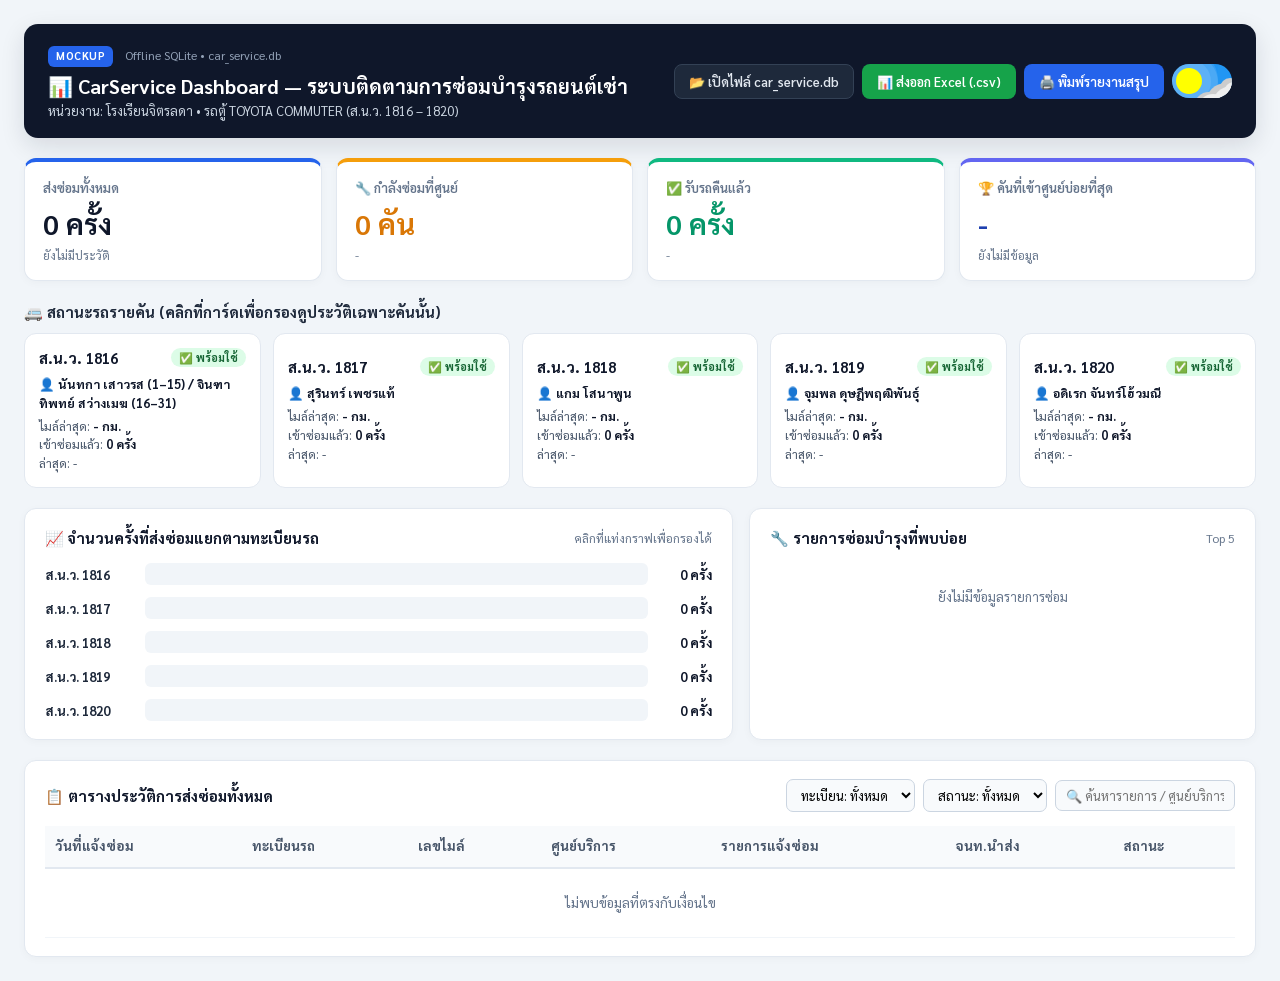
<file: dashboard_mockup.html>
<!DOCTYPE html>
<html lang="th">
<head>
  <meta charset="UTF-8" />
  <meta name="viewport" content="width=device-width, initial-scale=1.0" />
  <title>Mockup — CarService Dashboard (โรงเรียนจิตรลดา)</title>
  <link rel="icon" type="image/png" href="icon.png" />
  <style>
    @font-face {
      font-family: 'Sarabun';
      font-weight: 400;
      src: url('fonts/Sarabun-Regular.ttf') format('truetype');
    }
    @font-face {
      font-family: 'Sarabun';
      font-weight: 600;
      src: url('fonts/Sarabun-SemiBold.ttf') format('truetype');
    }
    @font-face {
      font-family: 'Sarabun';
      font-weight: 700;
      src: url('fonts/Sarabun-Bold.ttf') format('truetype');
    }

    * { box-sizing: border-box; margin: 0; padding: 0; }
    body {
      font-family: 'Sarabun', -apple-system, BlinkMacSystemFont, "Segoe UI", sans-serif;
      background: #f1f5f9;
      color: #0f172a;
      padding: 24px;
      line-height: 1.5;
    }

    .container { max-width: 1240px; margin: 0 auto; display: flex; flex-direction: column; gap: 20px; }

    /* Header */
    .topbar {
      display: flex; flex-wrap: wrap; justify-content: space-between; align-items: center; gap: 12px;
      background: #0f172a; color: #fff; padding: 18px 24px; border-radius: 14px;
      box-shadow: 0 8px 24px rgba(15,23,42,0.12);
    }
    .badge {
      display: inline-block; padding: 2px 8px; border-radius: 6px;
      background: #2563eb; color: #fff; font-size: 11px; font-weight: 700; letter-spacing: 0.5px;
    }
    .sub-tag { font-size: 12px; color: #94a3b8; margin-left: 8px; }
    .topbar h1 { font-size: 20px; margin-top: 4px; }
    .topbar p { font-size: 13px; color: #cbd5e1; }
    .top-actions { display: flex; flex-wrap: wrap; gap: 8px; }

    .btn {
      padding: 8px 14px; border-radius: 8px; font-family: inherit; font-size: 13px; font-weight: 600;
      border: 1px solid transparent; cursor: pointer; transition: all 0.15s;
    }
    .btn-ghost { background: #1e293b; color: #e2e8f0; border-color: #334155; }
    .btn-ghost:hover { background: #334155; }
    .btn-green { background: #16a34a; color: #fff; }
    .btn-green:hover { background: #15803d; }
    .btn-blue { background: #2563eb; color: #fff; }
    .btn-blue:hover { background: #1d4ed8; }

    /* KPI Row */
    .kpi-grid { display: grid; grid-template-columns: repeat(4, 1fr); gap: 14px; }
    .kpi-card {
      background: #fff; border: 1px solid #e2e8f0; border-radius: 12px; padding: 16px 18px;
      box-shadow: 0 2px 8px rgba(0,0,0,0.03); border-top: 4px solid #2563eb;
    }
    .kpi-card.amber { border-top-color: #f59e0b; }
    .kpi-card.green { border-top-color: #10b981; }
    .kpi-card.indigo { border-top-color: #6366f1; }
    .kpi-label { font-size: 13px; color: #64748b; font-weight: 600; }
    .kpi-val { font-size: 28px; font-weight: 700; margin: 4px 0 2px 0; color: #0f172a; }
    .kpi-card.amber .kpi-val { color: #d97706; }
    .kpi-card.green .kpi-val { color: #059669; }
    .kpi-card.indigo .kpi-val { color: #1e40af; }
    .kpi-sub { font-size: 12px; color: #64748b; }

    /* Fleet Cards */
    .section-head { display: flex; justify-content: space-between; align-items: center; margin-bottom: 10px; }
    .section-head h2 { font-size: 15px; font-weight: 700; color: #1e293b; }
    .reset-link { background: none; border: none; color: #2563eb; font-size: 13px; font-weight: 600; cursor: pointer; text-decoration: underline; }
    .hidden { display: none !important; }

    .fleet-grid { display: grid; grid-template-columns: repeat(5, 1fr); gap: 12px; }
    .fleet-card {
      text-align: left; background: #fff; border: 1.5px solid #e2e8f0; border-radius: 12px;
      padding: 14px; cursor: pointer; font-family: inherit; transition: all 0.15s;
    }
    .fleet-card:hover { border-color: #3b82f6; transform: translateY(-2px); box-shadow: 0 6px 16px rgba(37,99,235,0.1); }
    .fleet-card.selected { border-color: #2563eb; background: #eff6ff; box-shadow: 0 0 0 3px rgba(37,99,235,0.18); }
    .fleet-top { display: flex; justify-content: space-between; align-items: center; margin-bottom: 8px; }
    .fleet-plate { font-size: 15px; font-weight: 700; color: #0f172a; }
    .pill { font-size: 11px; font-weight: 700; padding: 2px 8px; border-radius: 99px; }
    .pill-ok { background: #dcfce7; color: #166534; }
    .pill-busy { background: #fef3c7; color: #92400e; }
    .fleet-meta { font-size: 12.5px; color: #475569; line-height: 1.5; }
    .fleet-meta strong { color: #0f172a; }

    /* Charts Row */
    .charts-grid { display: grid; grid-template-columns: 7fr 5fr; gap: 16px; }
    .card {
      background: #fff; border: 1px solid #e2e8f0; border-radius: 12px; padding: 18px 20px;
      box-shadow: 0 2px 8px rgba(0,0,0,0.03);
    }
    .card-head { display: flex; justify-content: space-between; align-items: center; margin-bottom: 14px; }
    .card-head h3 { font-size: 15px; font-weight: 700; }
    .card-head span { font-size: 12px; color: #64748b; }

    .bar-list { display: flex; flex-direction: column; gap: 12px; }
    .bar-row { display: flex; align-items: center; gap: 12px; font-size: 13px; cursor: pointer; }
    .bar-label { width: 88px; font-weight: 700; color: #1e293b; flex-shrink: 0; }
    .bar-track { flex: 1; height: 22px; background: #f1f5f9; border-radius: 6px; overflow: hidden; }
    .bar-fill { height: 100%; border-radius: 6px; transition: width 0.3s ease; }
    .bar-val { width: 52px; text-align: right; font-weight: 700; color: #0f172a; }

    .top-list { display: flex; flex-direction: column; }
    .top-item {
      display: flex; justify-content: space-between; align-items: center;
      padding: 8px 0; border-bottom: 1px solid #f1f5f9; font-size: 13px;
    }
    .top-item:last-child { border-bottom: none; }
    .top-count { background: #f1f5f9; color: #0f172a; font-weight: 700; padding: 2px 10px; border-radius: 8px; font-size: 12px; }

    /* Table */
    .table-controls { display: flex; flex-wrap: wrap; gap: 8px; align-items: center; }
    .table-controls select, .table-controls input {
      padding: 6px 10px; border: 1px solid #cbd5e1; border-radius: 7px;
      font-family: inherit; font-size: 13px; background: #f8fafc;
    }
    .table-wrap { overflow-x: auto; margin-top: 12px; }
    table { width: 100%; border-collapse: collapse; font-size: 13.5px; }
    th {
      text-align: left; padding: 10px 10px; background: #f8fafc; color: #475569;
      border-bottom: 2px solid #e2e8f0; font-weight: 700; white-space: nowrap;
    }
    td { padding: 10px 10px; border-bottom: 1px solid #f1f5f9; vertical-align: top; }
    tr:hover td { background: #f8fafc; }
    .plate-col { font-weight: 700; color: #1e40af; white-space: nowrap; }
    .photo-tag { font-size: 11px; color: #64748b; font-weight: 400; }

    @media (max-width: 960px) {
      .kpi-grid { grid-template-columns: repeat(2, 1fr); }
      .fleet-grid { grid-template-columns: repeat(2, 1fr); }
      .charts-grid { grid-template-columns: 1fr; }
    }
    @media print {
      body { background: #fff; padding: 0; }
      .no-print { display: none !important; }
    }

    /* From Uiverse.io by RiccardoRapelli - https://uiverse.io/RiccardoRapelli/jolly-chicken-91 */
    /* MIT License, Copyright (c) RiccardoRapelli (Riccardo Rapelli) */
    .uiverse-theme-switch {
      position: relative;
      display: inline-block;
      width: 60px;
      height: 34px;
      vertical-align: middle;
      flex-shrink: 0;
    }

    .uiverse-theme-switch #uiverse-theme-input {
      opacity: 0;
      width: 0;
      height: 0;
    }

    .uiverse-slider {
      position: absolute;
      cursor: pointer;
      top: 0; left: 0; right: 0; bottom: 0;
      background-color: #2196f3;
      transition: 0.4s;
      z-index: 0;
      overflow: hidden;
    }

    .uiverse-sun-moon {
      position: absolute;
      content: "";
      height: 26px; width: 26px;
      left: 4px; bottom: 4px;
      background-color: yellow;
      transition: 0.4s;
    }

    #uiverse-theme-input:checked + .uiverse-slider { background-color: black; }
    #uiverse-theme-input:focus + .uiverse-slider { box-shadow: 0 0 1px #2196f3; }

    #uiverse-theme-input:checked + .uiverse-slider .uiverse-sun-moon {
      transform: translateX(26px);
      background-color: white;
      animation: uiverse-rotate-center 0.6s ease-in-out both;
    }

    @keyframes uiverse-rotate-center {
      0% { transform: translateX(0) rotate(0deg); }
      100% { transform: translateX(26px) rotate(360deg); }
    }

    .uiverse-moon-dot { opacity: 0; transition: 0.4s; fill: gray; }
    #uiverse-theme-input:checked + .uiverse-slider .uiverse-sun-moon .uiverse-moon-dot { opacity: 1; }
    .uiverse-slider.uiverse-round { border-radius: 34px; }
    .uiverse-slider.uiverse-round .uiverse-sun-moon { border-radius: 50%; }

    #uiverse-moon-dot-1 { left: 10px; top: 3px; position: absolute; width: 6px; height: 6px; z-index: 4; }
    #uiverse-moon-dot-2 { left: 2px; top: 10px; position: absolute; width: 10px; height: 10px; z-index: 4; }
    #uiverse-moon-dot-3 { left: 16px; top: 18px; position: absolute; width: 3px; height: 3px; z-index: 4; }

    #uiverse-light-ray-1 { left: -8px; top: -8px; position: absolute; width: 43px; height: 43px; z-index: -1; fill: white; opacity: 10%; }
    #uiverse-light-ray-2 { left: -50%; top: -50%; position: absolute; width: 55px; height: 55px; z-index: -1; fill: white; opacity: 10%; }
    #uiverse-light-ray-3 { left: -18px; top: -18px; position: absolute; width: 60px; height: 60px; z-index: -1; fill: white; opacity: 10%; }

    .uiverse-cloud-light { position: absolute; fill: #eee; animation: uiverse-cloud-move 6s infinite; }
    .uiverse-cloud-dark { position: absolute; fill: #ccc; animation: uiverse-cloud-move 6s infinite 1s; }

    #uiverse-cloud-1 { left: 30px; top: 15px; width: 40px; }
    #uiverse-cloud-2 { left: 44px; top: 10px; width: 20px; }
    #uiverse-cloud-3 { left: 18px; top: 24px; width: 30px; }
    #uiverse-cloud-4 { left: 36px; top: 18px; width: 40px; }
    #uiverse-cloud-5 { left: 48px; top: 14px; width: 20px; }
    #uiverse-cloud-6 { left: 22px; top: 26px; width: 30px; }

    @keyframes uiverse-cloud-move {
      0% { transform: translateX(0px); }
      40% { transform: translateX(4px); }
      80% { transform: translateX(-4px); }
      100% { transform: translateX(0px); }
    }

    .uiverse-stars { transform: translateY(-32px); opacity: 0; transition: 0.4s; }
    .uiverse-star { fill: white; position: absolute; transition: 0.4s; animation: uiverse-star-twinkle 2s infinite; }
    #uiverse-theme-input:checked + .uiverse-slider .uiverse-stars { transform: translateY(0); opacity: 1; }

    #uiverse-star-1 { width: 20px; top: 2px; left: 3px; animation-delay: 0.3s; }
    #uiverse-star-2 { width: 6px; top: 16px; left: 3px; }
    #uiverse-star-3 { width: 12px; top: 20px; left: 10px; animation-delay: 0.6s; }
    #uiverse-star-4 { width: 18px; top: 0px; left: 18px; animation-delay: 1.3s; }

    @keyframes uiverse-star-twinkle {
      0% { transform: scale(1); }
      40% { transform: scale(1.2); }
      80% { transform: scale(0.8); }
      100% { transform: scale(1); }
    }

    /* Dashboard Dark Mode */
    body.dark-mode { background: #0b1120; color: #e2e8f0; }
    body.dark-mode .topbar { background: #1e293b; border: 1px solid #334155; }
    body.dark-mode .kpi-card,
    body.dark-mode .fleet-card,
    body.dark-mode .card { background: #1e293b; border-color: #334155; color: #e2e8f0; }
    body.dark-mode .fleet-card.selected { background: #1e3a8a; border-color: #60a5fa; }
    body.dark-mode .kpi-val,
    body.dark-mode .fleet-plate,
    body.dark-mode .fleet-meta strong,
    body.dark-mode .section-head h2,
    body.dark-mode .bar-label,
    body.dark-mode .bar-val { color: #f8fafc; }
    body.dark-mode .kpi-card.amber .kpi-val { color: #fbbf24; }
    body.dark-mode .kpi-card.green .kpi-val { color: #34d399; }
    body.dark-mode .kpi-card.indigo .kpi-val { color: #60a5fa; }
    body.dark-mode .kpi-label,
    body.dark-mode .kpi-sub,
    body.dark-mode .fleet-meta,
    body.dark-mode .card-head span,
    body.dark-mode .photo-tag { color: #94a3b8; }
    body.dark-mode .bar-track,
    body.dark-mode .top-count { background: #0f172a; color: #e2e8f0; }
    body.dark-mode .top-item { border-bottom-color: #334155; }
    body.dark-mode .table-controls select,
    body.dark-mode .table-controls input { background: #0f172a; border-color: #475569; color: #f8fafc; }
    body.dark-mode th { background: #0f172a; color: #cbd5e1; border-bottom-color: #334155; }
    body.dark-mode td { border-bottom-color: #334155; }
    body.dark-mode tr:hover td { background: #0f172a; }
    body.dark-mode .plate-col { color: #60a5fa; }
  </style>
</head>
<body>
  <div class="container">
    <!-- Top Header -->
    <div class="topbar">
      <div>
        <div>
          <span class="badge">MOCKUP</span>
          <span class="sub-tag">Offline SQLite • car_service.db</span>
        </div>
        <h1>📊 CarService Dashboard — ระบบติดตามการซ่อมบำรุงรถยนต์เช่า</h1>
        <p>หน่วยงาน: โรงเรียนจิตรลดา • รถตู้ TOYOTA COMMUTER (ส.น.ว. 1816 – 1820)</p>
      </div>
      <div class="top-actions no-print" style="align-items: center;">
        <button class="btn btn-ghost" onclick="alert('ในโปรแกรมจริง ปุ่มนี้จะเปิดหน้าต่างให้เลือกไฟล์ car_service.db จากแฟลชไดรฟ์หรือโฟลเดอร์ใดก็ได้ครับ')">📂 เปิดไฟล์ car_service.db</button>
        <button class="btn btn-green" onclick="alert('ส่งออกตารางทั้งหมดเป็นไฟล์ Excel (.csv) ภาษาไทยพร้อมทำรายงาน')">📊 ส่งออก Excel (.csv)</button>
        <button class="btn btn-blue" onclick="window.print()">🖨️ พิมพ์รายงานสรุป</button>
        <!-- From Uiverse.io by RiccardoRapelli - https://uiverse.io/RiccardoRapelli/jolly-chicken-91 -->
        <!-- MIT License, Copyright (c) RiccardoRapelli (Riccardo Rapelli) -->
        <label class="uiverse-theme-switch" title="สลับโหมดกลางวัน / กลางคืน">
          <input id="uiverse-theme-input" type="checkbox" onchange="toggleDarkMode(this.checked)" />
          <div class="uiverse-slider uiverse-round">
            <div class="uiverse-sun-moon">
              <svg id="uiverse-moon-dot-1" class="uiverse-moon-dot" viewBox="0 0 100 100"><circle cx="50" cy="50" r="50"></circle></svg>
              <svg id="uiverse-moon-dot-2" class="uiverse-moon-dot" viewBox="0 0 100 100"><circle cx="50" cy="50" r="50"></circle></svg>
              <svg id="uiverse-moon-dot-3" class="uiverse-moon-dot" viewBox="0 0 100 100"><circle cx="50" cy="50" r="50"></circle></svg>
              <svg id="uiverse-light-ray-1" class="uiverse-light-ray" viewBox="0 0 100 100"><circle cx="50" cy="50" r="50"></circle></svg>
              <svg id="uiverse-light-ray-2" class="uiverse-light-ray" viewBox="0 0 100 100"><circle cx="50" cy="50" r="50"></circle></svg>
              <svg id="uiverse-light-ray-3" class="uiverse-light-ray" viewBox="0 0 100 100"><circle cx="50" cy="50" r="50"></circle></svg>
              <svg id="uiverse-cloud-1" class="uiverse-cloud-dark" viewBox="0 0 100 100"><circle cx="50" cy="50" r="50"></circle></svg>
              <svg id="uiverse-cloud-2" class="uiverse-cloud-dark" viewBox="0 0 100 100"><circle cx="50" cy="50" r="50"></circle></svg>
              <svg id="uiverse-cloud-3" class="uiverse-cloud-dark" viewBox="0 0 100 100"><circle cx="50" cy="50" r="50"></circle></svg>
              <svg id="uiverse-cloud-4" class="uiverse-cloud-light" viewBox="0 0 100 100"><circle cx="50" cy="50" r="50"></circle></svg>
              <svg id="uiverse-cloud-5" class="uiverse-cloud-light" viewBox="0 0 100 100"><circle cx="50" cy="50" r="50"></circle></svg>
              <svg id="uiverse-cloud-6" class="uiverse-cloud-light" viewBox="0 0 100 100"><circle cx="50" cy="50" r="50"></circle></svg>
            </div>
            <div class="uiverse-stars">
              <svg id="uiverse-star-1" class="uiverse-star" viewBox="0 0 20 20"><path d="M 0 10 C 10 10,10 10 ,0 10 C 10 10 , 10 10 , 10 20 C 10 10 , 10 10 , 20 10 C 10 10 , 10 10 , 10 0 C 10 10,10 10 ,0 10 Z"></path></svg>
              <svg id="uiverse-star-2" class="uiverse-star" viewBox="0 0 20 20"><path d="M 0 10 C 10 10,10 10 ,0 10 C 10 10 , 10 10 , 10 20 C 10 10 , 10 10 , 20 10 C 10 10 , 10 10 , 10 0 C 10 10,10 10 ,0 10 Z"></path></svg>
              <svg id="uiverse-star-3" class="uiverse-star" viewBox="0 0 20 20"><path d="M 0 10 C 10 10,10 10 ,0 10 C 10 10 , 10 10 , 10 20 C 10 10 , 10 10 , 20 10 C 10 10 , 10 10 , 10 0 C 10 10,10 10 ,0 10 Z"></path></svg>
              <svg id="uiverse-star-4" class="uiverse-star" viewBox="0 0 20 20"><path d="M 0 10 C 10 10,10 10 ,0 10 C 10 10 , 10 10 , 10 20 C 10 10 , 10 10 , 20 10 C 10 10 , 10 10 , 10 0 C 10 10,10 10 ,0 10 Z"></path></svg>
            </div>
          </div>
        </label>
      </div>
    </div>

    <!-- KPI Cards -->
    <div class="kpi-grid">
      <div class="kpi-card">
        <div class="kpi-label">ส่งซ่อมทั้งหมด</div>
        <div id="kpi-total" class="kpi-val">0 ครั้ง</div>
        <div id="kpi-total-sub" class="kpi-sub">ยังไม่มีประวัติ</div>
      </div>
      <div class="kpi-card amber">
        <div class="kpi-label">🔧 กำลังซ่อมที่ศูนย์</div>
        <div id="kpi-active" class="kpi-val">0 คัน</div>
        <div id="kpi-active-sub" class="kpi-sub">-</div>
      </div>
      <div class="kpi-card green">
        <div class="kpi-label">✅ รับรถคืนแล้ว</div>
        <div id="kpi-done" class="kpi-val">0 ครั้ง</div>
        <div id="kpi-done-sub" class="kpi-sub">-</div>
      </div>
      <div class="kpi-card indigo">
        <div class="kpi-label">🏆 คันที่เข้าศูนย์บ่อยที่สุด</div>
        <div id="kpi-top-car" class="kpi-val">-</div>
        <div id="kpi-top-sub" class="kpi-sub">ยังไม่มีข้อมูล</div>
      </div>
    </div>

    <!-- Fleet Status Cards -->
    <div>
      <div class="section-head">
        <h2>🚐 สถานะรถรายคัน (คลิกที่การ์ดเพื่อกรองดูประวัติเฉพาะคันนั้น)</h2>
        <button id="btn-reset-car" class="reset-link hidden" onclick="selectCar('')">แสดงทุกคัน</button>
      </div>
      <div id="fleet-cards" class="fleet-grid"></div>
    </div>

    <!-- Charts -->
    <div class="charts-grid">
      <div class="card">
        <div class="card-head">
          <h3>📈 จำนวนครั้งที่ส่งซ่อมแยกตามทะเบียนรถ</h3>
          <span>คลิกที่แท่งกราฟเพื่อกรองได้</span>
        </div>
        <div id="bar-chart" class="bar-list"></div>
      </div>
      <div class="card">
        <div class="card-head">
          <h3>🔧 รายการซ่อมบำรุงที่พบบ่อย</h3>
          <span>Top 5</span>
        </div>
        <div id="top-items" class="top-list"></div>
      </div>
    </div>

    <!-- Detailed History Table -->
    <div class="card">
      <div class="card-head" style="flex-wrap: wrap; gap: 10px;">
        <h3>📋 ตารางประวัติการส่งซ่อมทั้งหมด</h3>
        <div class="table-controls no-print">
          <select id="f-license" onchange="renderTable()">
            <option value="">ทะเบียน: ทั้งหมด</option>
            <option value="ส.น.ว. 1816">ส.น.ว. 1816</option>
            <option value="ส.น.ว. 1817">ส.น.ว. 1817</option>
            <option value="ส.น.ว. 1818">ส.น.ว. 1818</option>
            <option value="ส.น.ว. 1819">ส.น.ว. 1819</option>
            <option value="ส.น.ว. 1820">ส.น.ว. 1820</option>
          </select>
          <select id="f-status" onchange="renderTable()">
            <option value="">สถานะ: ทั้งหมด</option>
            <option value="กำลังซ่อม">🔧 กำลังซ่อม</option>
            <option value="รับรถแล้ว">✅ รับรถแล้ว</option>
          </select>
          <input id="f-search" type="text" oninput="renderTable()" placeholder="🔍 ค้นหารายการ / ศูนย์บริการ..." />
        </div>
      </div>
      <div class="table-wrap">
        <table>
          <thead>
            <tr>
              <th>วันที่แจ้งซ่อม</th>
              <th>ทะเบียนรถ</th>
              <th>เลขไมล์</th>
              <th>ศูนย์บริการ</th>
              <th>รายการแจ้งซ่อม</th>
              <th>จนท.นำส่ง</th>
              <th>สถานะ</th>
            </tr>
          </thead>
          <tbody id="tbl-body"></tbody>
        </table>
      </div>
    </div>
  </div>

  <script>
    const RECORDS = [];

    const CARS = ['ส.น.ว. 1816', 'ส.น.ว. 1817', 'ส.น.ว. 1818', 'ส.น.ว. 1819', 'ส.น.ว. 1820'];
    const CAR_DRIVERS = {
      'ส.น.ว. 1816': 'นันทกา เสาวรส (1–15) / จินฑาทิพทย์ สว่างเมฆ (16–31)',
      'ส.น.ว. 1817': 'สุรินทร์ เพชรแท้',
      'ส.น.ว. 1818': 'แกม โสนาพูน',
      'ส.น.ว. 1819': 'จุมพล ดุษฎีพฤฒิพันธุ์',
      'ส.น.ว. 1820': 'อดิเรก จันทร์โฮ้วมณี'
    };
    const BAR_COLORS = ['#2563eb', '#0ea5e9', '#f59e0b', '#10b981', '#8b5cf6'];
    let selectedCar = '';

    function renderKpis() {
      const total = RECORDS.length;
      const activeList = RECORDS.filter(r => r.status === 'กำลังซ่อม');
      const done = RECORDS.filter(r => r.status === 'รับรถแล้ว').length;
      document.getElementById('kpi-total').textContent = `${total} ครั้ง`;
      document.getElementById('kpi-total-sub').textContent = total ? `จากทั้งหมด ${CARS.length} คัน` : 'ยังไม่มีประวัติ';
      document.getElementById('kpi-active').textContent = `${activeList.length} คัน`;
      document.getElementById('kpi-active-sub').textContent = activeList.length ? activeList.map(r => r.license).join(', ') : '-';
      document.getElementById('kpi-done').textContent = `${done} ครั้ง`;
      document.getElementById('kpi-done-sub').textContent = total ? `ปิดงานแล้ว ${((done / total) * 100).toFixed(1)}%` : '-';

      const counts = CARS.map(lic => ({ lic, n: RECORDS.filter(r => r.license === lic).length })).sort((a, b) => b.n - a.n);
      if (counts[0] && counts[0].n > 0) {
        document.getElementById('kpi-top-car').textContent = counts[0].lic;
        document.getElementById('kpi-top-sub').textContent = `เข้าซ่อม ${counts[0].n} ครั้ง`;
      } else {
        document.getElementById('kpi-top-car').textContent = '-';
        document.getElementById('kpi-top-sub').textContent = 'ยังไม่มีข้อมูล';
      }
    }

    function selectCar(lic) {
      selectedCar = (selectedCar === lic) ? '' : lic;
      document.getElementById('f-license').value = selectedCar;
      document.getElementById('btn-reset-car').classList.toggle('hidden', !selectedCar);
      renderFleet();
      renderTable();
    }

    function renderFleet() {
      document.getElementById('fleet-cards').innerHTML = CARS.map(lic => {
        const list = RECORDS.filter(r => r.license === lic);
        const latest = list[0];
        const inShop = latest && latest.status === 'กำลังซ่อม';
        return `
          <button class="fleet-card ${selectedCar === lic ? 'selected' : ''}" onclick="selectCar('${lic}')">
            <div class="fleet-top">
              <span class="fleet-plate">${lic}</span>
              <span class="pill ${inShop ? 'pill-busy' : 'pill-ok'}">${inShop ? '🔧 อยู่ศูนย์' : '✅ พร้อมใช้'}</span>
            </div>
            <div class="fleet-meta">
              <div style="margin-bottom:4px;">👤 <strong>${CAR_DRIVERS[lic] || '-'}</strong></div>
              <div>ไมล์ล่าสุด: <strong>${latest ? latest.mileage : '-'} กม.</strong></div>
              <div>เข้าซ่อมแล้ว: <strong>${list.length} ครั้ง</strong></div>
              <div>ล่าสุด: ${latest ? latest.date : '-'}</div>
            </div>
          </button>
        `;
      }).join('');
    }

    function renderCharts() {
      const counts = CARS.map(lic => ({ lic, n: RECORDS.filter(r => r.license === lic).length }));
      const maxN = Math.max(...counts.map(c => c.n), 1);
      document.getElementById('bar-chart').innerHTML = counts.map((c, i) => `
        <div class="bar-row" onclick="selectCar('${c.lic}')">
          <span class="bar-label">${c.lic}</span>
          <div class="bar-track">
            <div class="bar-fill" style="width:${(c.n / maxN) * 100}%; background:${BAR_COLORS[i]};"></div>
          </div>
          <span class="bar-val">${c.n} ครั้ง</span>
        </div>
      `).join('');

      const tagCounts = {};
      RECORDS.forEach(r => r.items.forEach(it => {
        const key = it.includes('น้ำมันเครื่อง') && !it.includes('กรอง') ? 'เปลี่ยนน้ำมันเครื่อง'
          : it.includes('กรองน้ำมัน') ? 'เปลี่ยนกรองน้ำมันเครื่อง'
          : it.includes('สลับยาง') ? 'สลับยาง 4 เส้น'
          : it.includes('เช็กระยะ') ? 'เช็กระยะตามกำหนด'
          : 'ซ่อมบำรุงเฉพาะจุด (แอร์/เบรก/ไฟ)';
        tagCounts[key] = (tagCounts[key] || 0) + 1;
      }));
      const top = Object.entries(tagCounts).sort((a, b) => b[1] - a[1]);
      document.getElementById('top-items').innerHTML = top.length ? top.map(([k, v], i) => `
        <div class="top-item">
          <span>${i + 1}. ${k}</span>
          <span class="top-count">${v} ครั้ง</span>
        </div>
      `).join('') : '<div style="text-align:center; padding:24px; color:#64748b; font-size:13px;">ยังไม่มีข้อมูลรายการซ่อม</div>';
    }

    function renderTable() {
      const lic = document.getElementById('f-license').value;
      const st = document.getElementById('f-status').value;
      const q = document.getElementById('f-search').value.trim().toLowerCase();

      const rows = RECORDS.filter(r => {
        if (lic && r.license !== lic) return false;
        if (st && r.status !== st) return false;
        if (q && ![r.license, r.garage, r.sender, ...r.items].join(' ').toLowerCase().includes(q)) return false;
        return true;
      });

      document.getElementById('tbl-body').innerHTML = rows.map(r => `
        <tr>
          <td style="white-space:nowrap; font-weight:600;">${r.date}</td>
          <td class="plate-col">${r.license}<div class="photo-tag">📸 ${r.photos} รูป</div></td>
          <td style="white-space:nowrap;">${r.mileage}</td>
          <td>${r.garage}</td>
          <td>${r.items.map((x, i) => `${i + 1}. ${x}`).join('<br>')}</td>
          <td style="white-space:nowrap;">${r.sender}</td>
          <td style="white-space:nowrap;">
            <span class="pill ${r.status === 'กำลังซ่อม' ? 'pill-busy' : 'pill-ok'}">${r.status === 'กำลังซ่อม' ? '🔧 กำลังซ่อม' : '✅ รับรถแล้ว'}</span>
          </td>
        </tr>
      `).join('') || '<tr><td colspan="7" style="text-align:center; padding:24px; color:#64748b;">ไม่พบข้อมูลที่ตรงกับเงื่อนไข</td></tr>';
    }

    function toggleDarkMode(isDark, persist = true) {
      document.body.classList.toggle('dark-mode', !!isDark);
      const inp = document.getElementById('uiverse-theme-input');
      if (inp) inp.checked = !!isDark;
      if (persist) localStorage.setItem('dashboard_dark_mode', isDark ? '1' : '0');
    }

    toggleDarkMode(localStorage.getItem('dashboard_dark_mode') === '1', false);
    renderKpis();
    renderFleet();
    renderCharts();
    renderTable();
  </script>
</body>
</html>
</file>
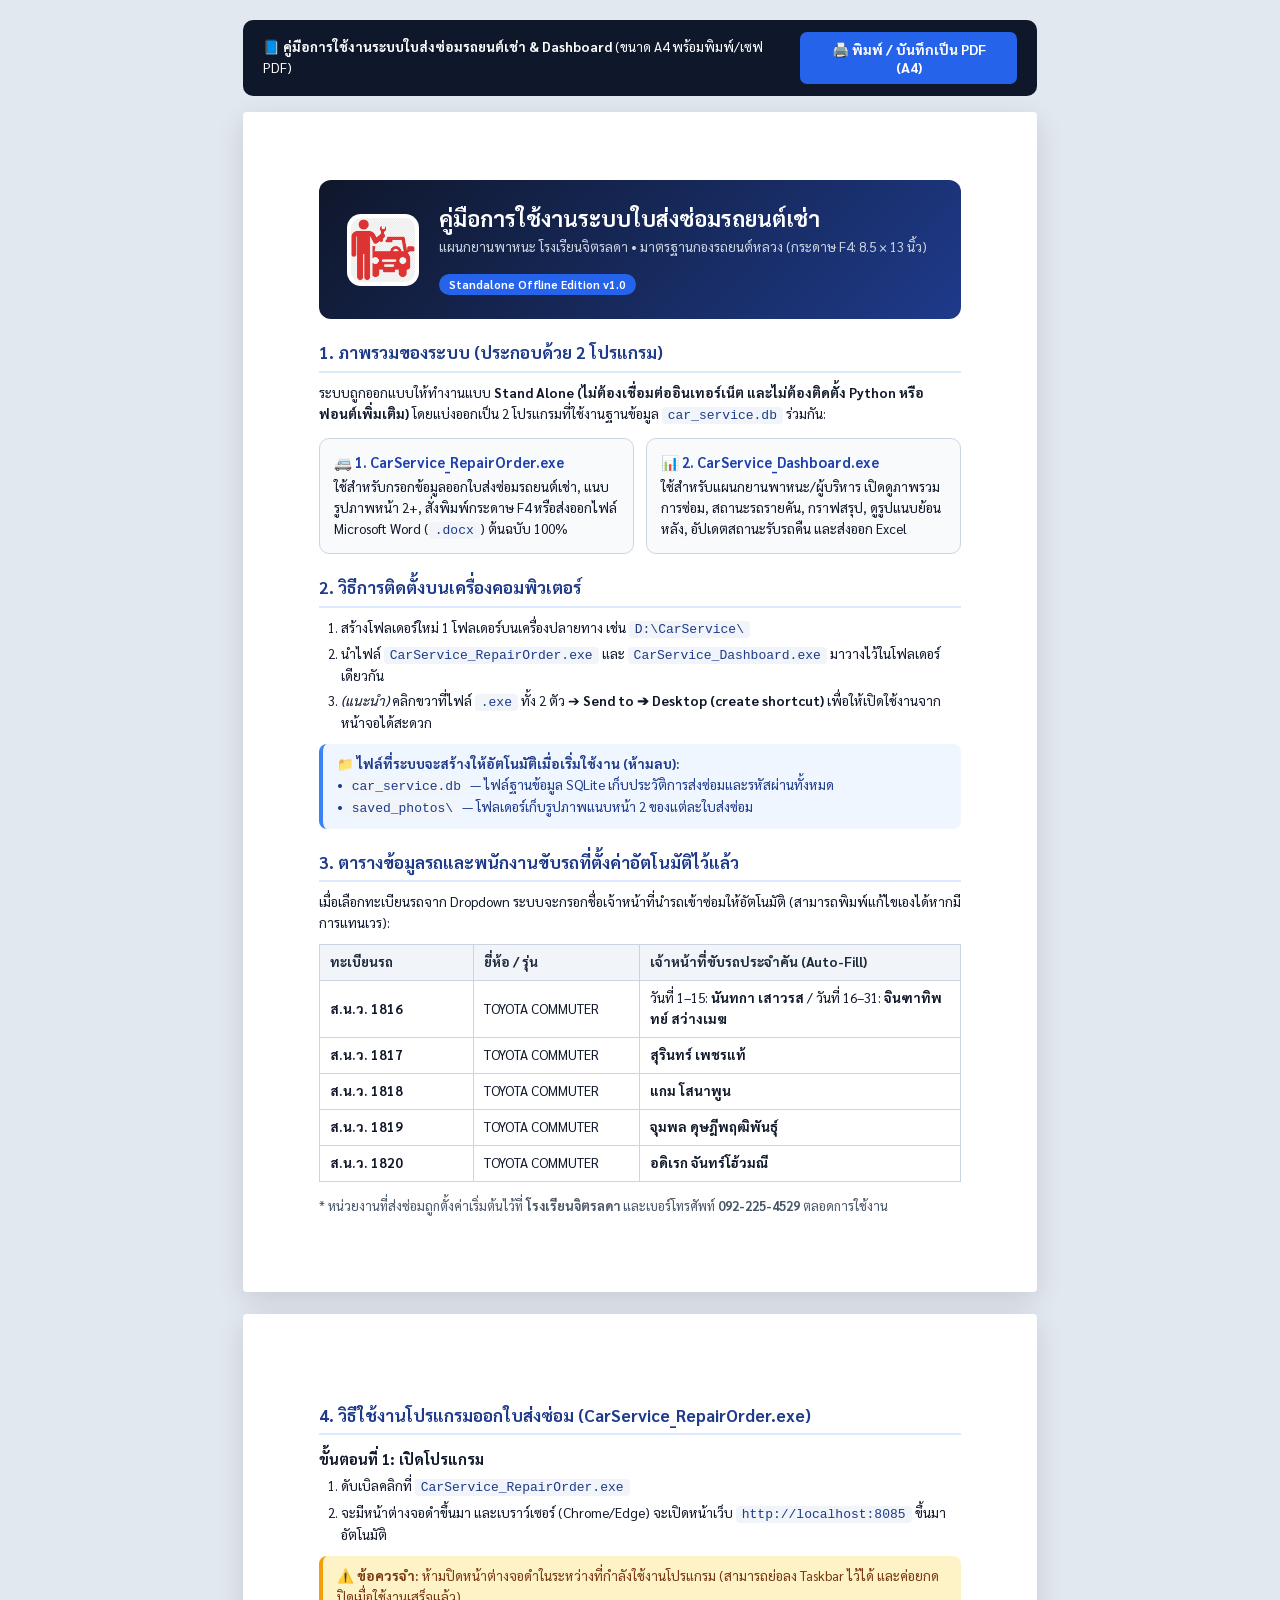
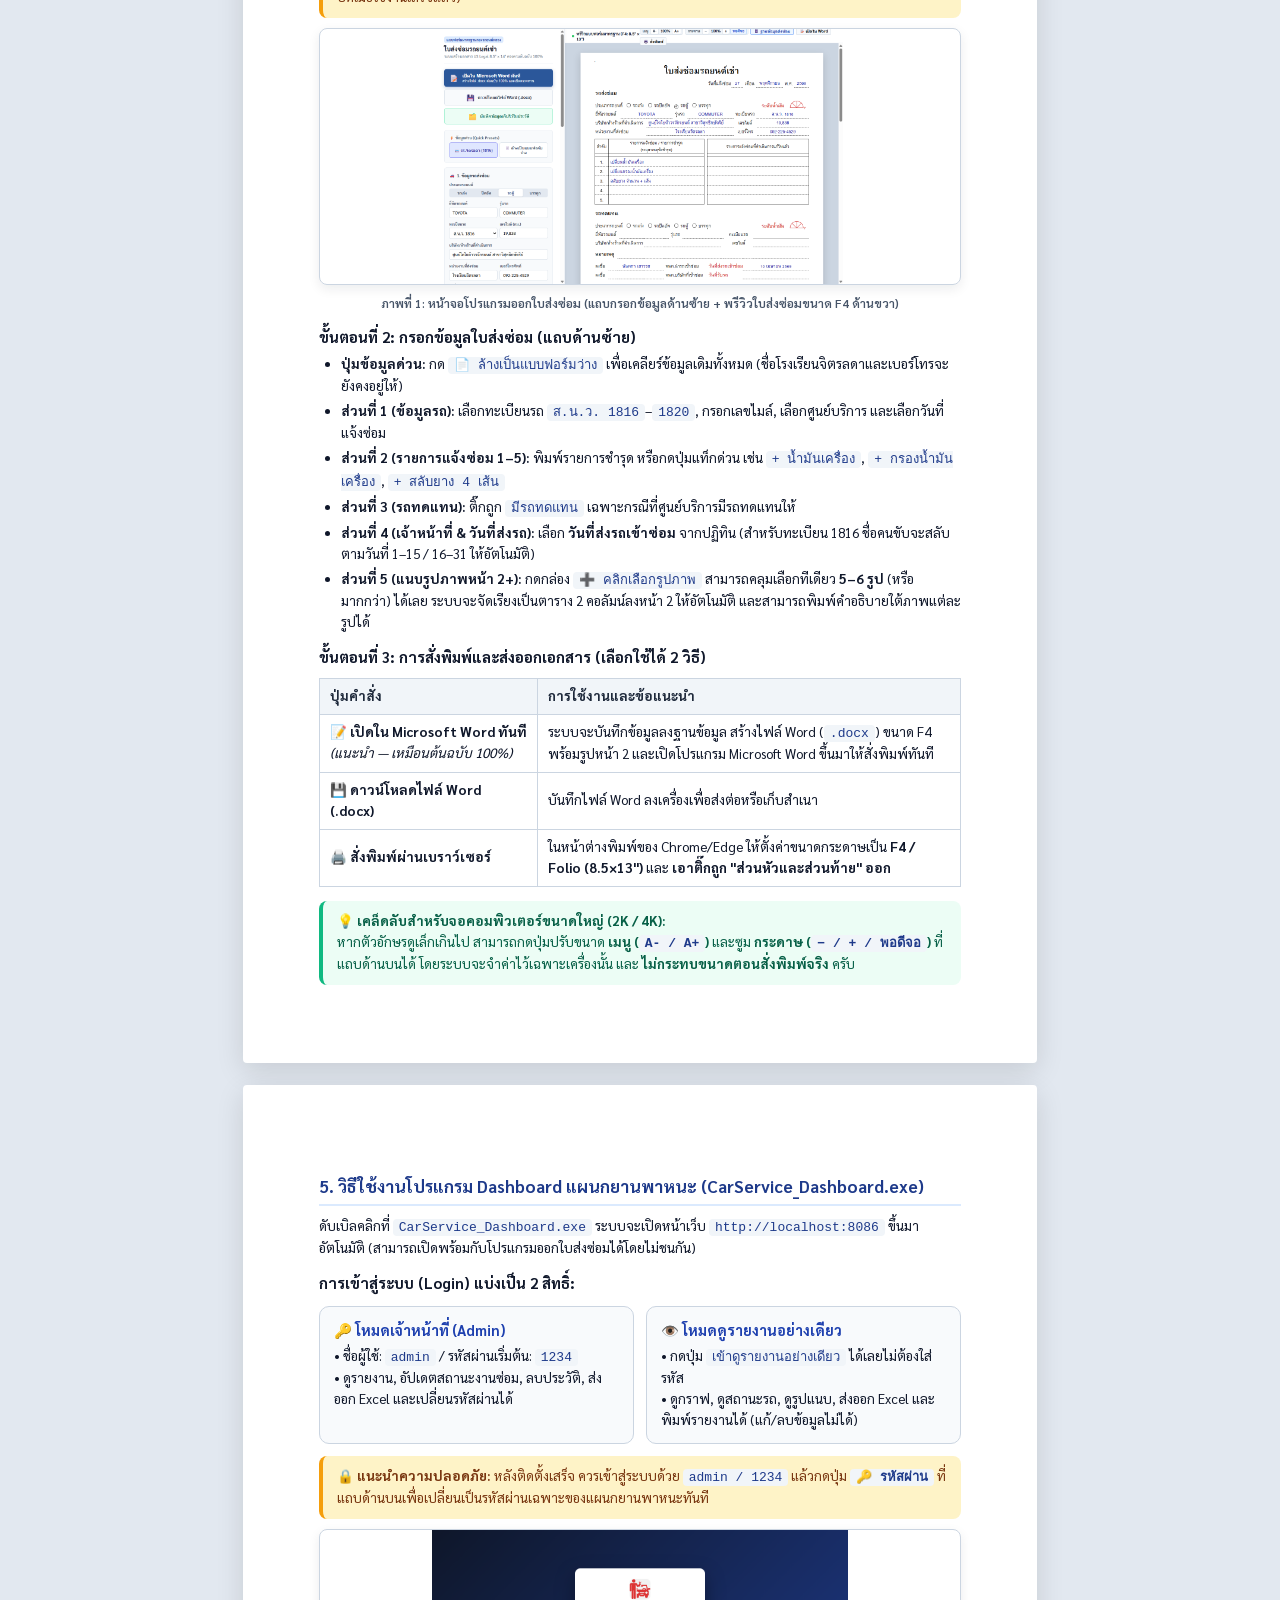
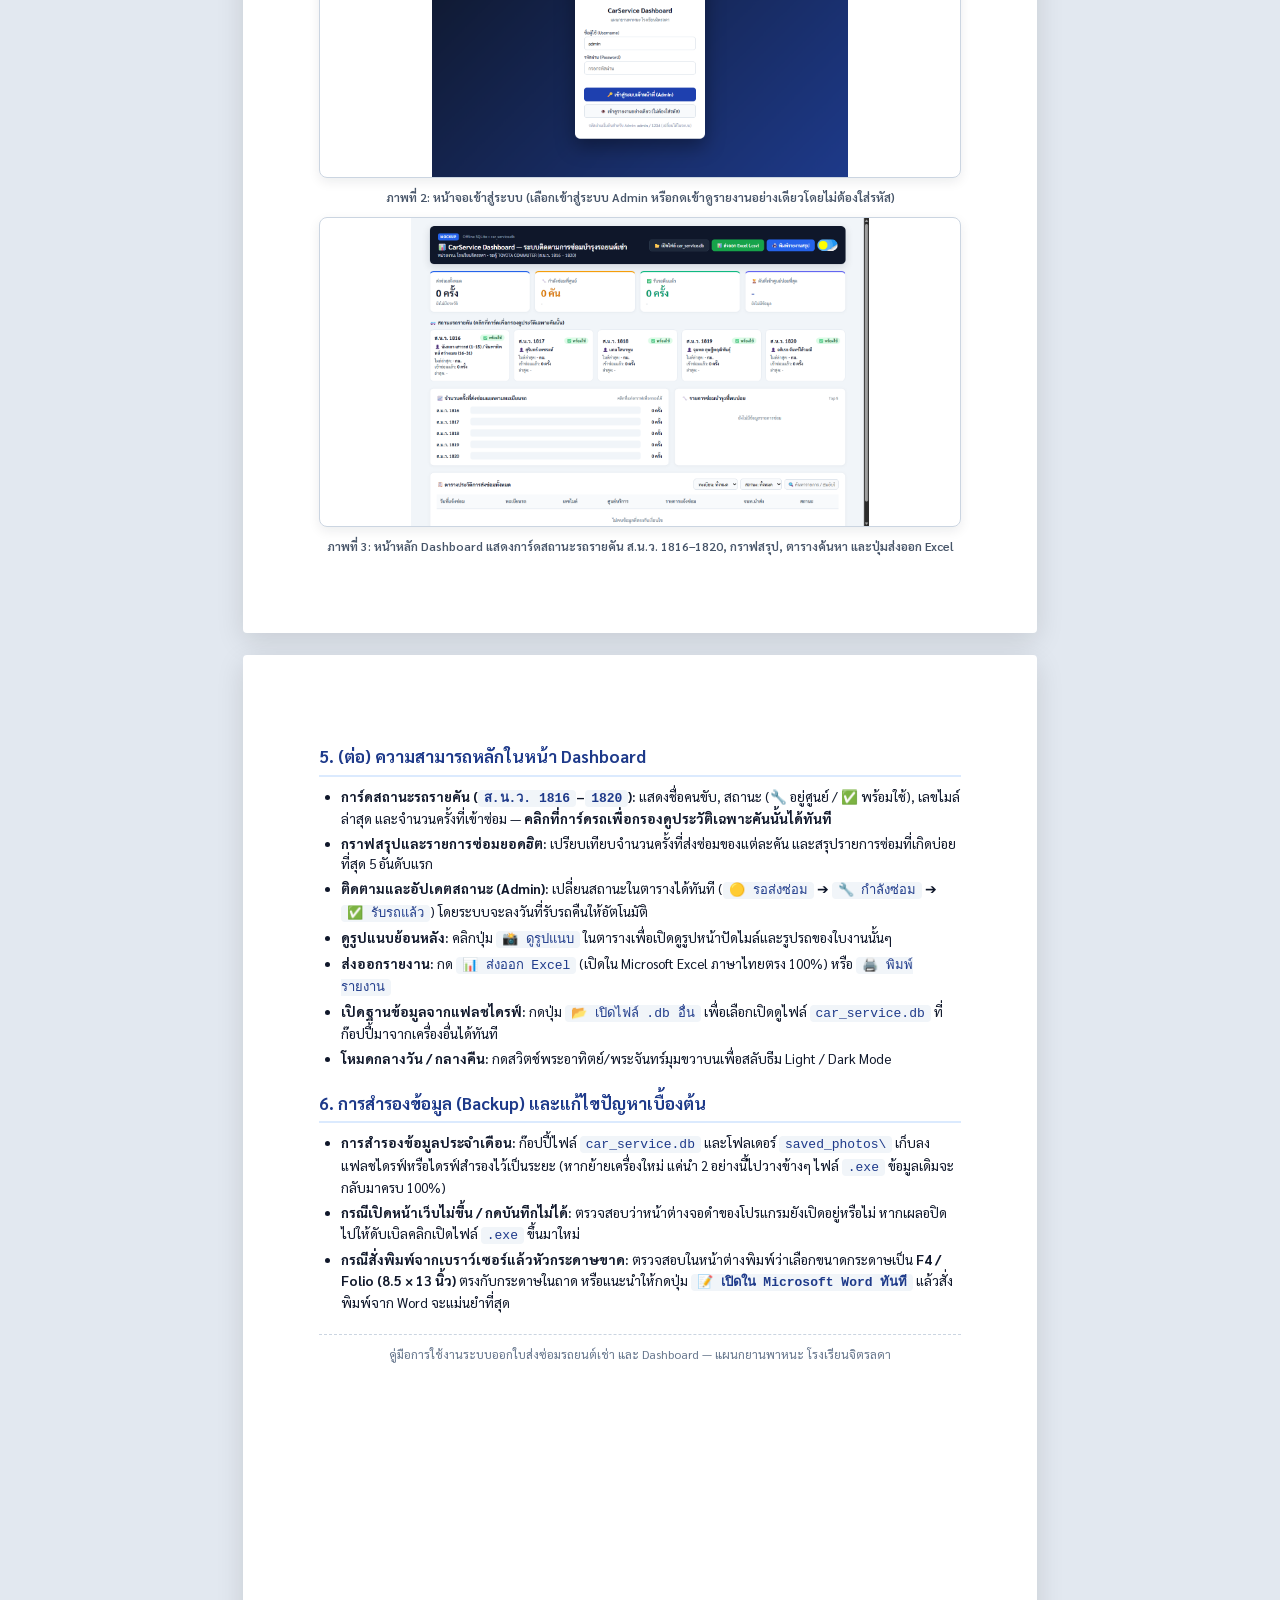
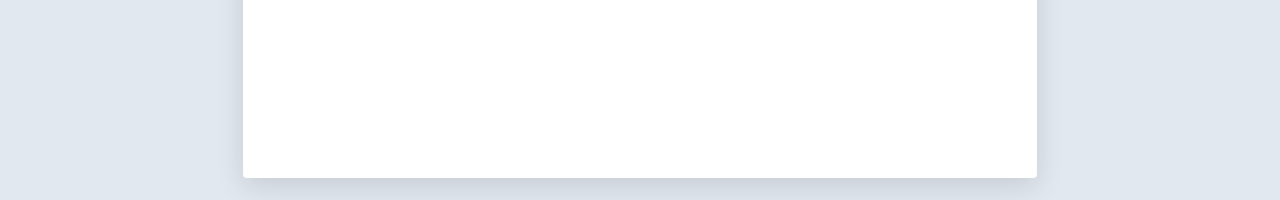
<file: คู่มือการใช้งาน_ระบบใบส่งซ่อมรถยนต์เช่า.html>
<!DOCTYPE html>
<html lang="th">
<head>
  <meta charset="UTF-8" />
  <meta name="viewport" content="width=device-width, initial-scale=1.0" />
  <title>คู่มือการใช้งาน — ระบบใบส่งซ่อมรถยนต์เช่า & Dashboard แผนกยานพาหนะ</title>
  <link rel="icon" type="image/png" href="icon.png" />
  <style>
    @font-face { font-family: 'Sarabun'; font-weight: 400; src: url('fonts/Sarabun-Regular.ttf') format('truetype'); }
    @font-face { font-family: 'Sarabun'; font-weight: 600; src: url('fonts/Sarabun-SemiBold.ttf') format('truetype'); }
    @font-face { font-family: 'Sarabun'; font-weight: 700; src: url('fonts/Sarabun-Bold.ttf') format('truetype'); }

    * { box-sizing: border-box; margin: 0; padding: 0; }
    body {
      font-family: 'Sarabun', 'TH Sarabun New', sans-serif;
      background: #e2e8f0;
      color: #0f172a;
      padding: 20px;
      font-size: 13.5px;
      line-height: 1.55;
    }

    .toolbar {
      max-width: 210mm;
      margin: 0 auto 16px auto;
      background: #0f172a;
      color: #fff;
      padding: 12px 20px;
      border-radius: 10px;
      display: flex;
      justify-content: space-between;
      align-items: center;
      gap: 12px;
    }
    .btn-print {
      background: #2563eb; color: #fff; border: none; padding: 8px 18px;
      border-radius: 7px; font-family: inherit; font-size: 14px; font-weight: 700; cursor: pointer;
    }
    .btn-print:hover { background: #1d4ed8; }

    .page {
      width: 210mm;
      min-height: 297mm;
      background: #ffffff;
      margin: 0 auto 22px auto;
      padding: 18mm 20mm;
      box-shadow: 0 8px 28px rgba(0,0,0,0.12);
      border-radius: 4px;
    }

    /* Cover Banner */
    .cover-banner {
      background: linear-gradient(135deg, #0f172a 0%, #1e3a8a 100%);
      color: #fff;
      padding: 24px 28px;
      border-radius: 12px;
      display: flex;
      align-items: center;
      gap: 20px;
      margin-bottom: 20px;
    }
    .cover-logo { width: 72px; height: 72px; border-radius: 14px; background: #fff; padding: 4px; object-fit: contain; flex-shrink: 0; }
    .cover-banner h1 { font-size: 22px; line-height: 1.3; }
    .cover-banner p { font-size: 13.5px; color: #cbd5e1; margin-top: 4px; }
    .version-pill {
      display: inline-block; margin-top: 8px; padding: 2px 10px; border-radius: 99px;
      background: #2563eb; color: #fff; font-size: 11.5px; font-weight: 700;
    }

    h2 {
      font-size: 17px;
      color: #1e3a8a;
      border-bottom: 2px solid #dbeafe;
      padding-bottom: 5px;
      margin: 20px 0 10px 0;
    }
    h3 { font-size: 15px; color: #0f172a; margin: 12px 0 6px 0; }
    p { margin-bottom: 8px; }
    ul, ol { margin-left: 22px; margin-bottom: 10px; }
    li { margin-bottom: 4px; }

    .box-grid { display: grid; grid-template-columns: 1fr 1fr; gap: 12px; margin: 12px 0; }
    .info-card {
      border: 1.5px solid #cbd5e1; border-radius: 10px; padding: 12px 14px; background: #f8fafc;
    }
    .info-card strong { display: block; color: #1e40af; font-size: 14.5px; margin-bottom: 4px; }

    .alert {
      border-radius: 8px; padding: 10px 14px; margin: 10px 0; font-size: 13.5px;
    }
    .alert-warn { background: #fef3c7; border-left: 4px solid #f59e0b; color: #78350f; }
    .alert-tip { background: #ecfdf5; border-left: 4px solid #10b981; color: #065f46; }
    .alert-info { background: #eff6ff; border-left: 4px solid #3b82f6; color: #1e3a8a; }

    table { width: 100%; border-collapse: collapse; margin: 10px 0 14px 0; font-size: 13.5px; }
    th, td { border: 1px solid #cbd5e1; padding: 7px 10px; text-align: left; }
    th { background: #f1f5f9; color: #1e293b; font-weight: 700; }

    code {
      background: #f1f5f9; color: #1e3a8a; padding: 1px 6px; border-radius: 4px;
      font-family: Consolas, monospace; font-size: 13px;
    }

    .screenshot-box {
      margin: 8px 0 10px 0;
      text-align: center;
      break-inside: avoid;
      page-break-inside: avoid;
    }
    .screenshot-box img {
      width: 100%;
      max-height: 82mm;
      object-fit: contain;
      border: 1.5px solid #cbd5e1;
      border-radius: 8px;
      box-shadow: 0 4px 12px rgba(15,23,42,0.08);
    }
    .screenshot-cap {
      font-size: 12px;
      color: #475569;
      margin-top: 4px;
      font-weight: 600;
    }

    .footer-note {
      margin-top: 20px; padding-top: 10px; border-top: 1px dashed #cbd5e1;
      text-align: center; font-size: 12px; color: #64748b;
    }

    @media print {
      @page { size: A4 portrait; margin: 10mm 13mm; }
      body { background: #fff; padding: 0; font-size: 12.5px; line-height: 1.45; }
      h2 { margin: 12px 0 8px 0; }
      h3 { margin: 8px 0 4px 0; }
      li { margin-bottom: 2px; }
      .alert { padding: 7px 12px; margin: 7px 0; }
      th, td { padding: 5px 8px; }
      .no-print { display: none !important; }
      .page {
        width: 100%; min-height: auto; margin: 0; padding: 0;
        box-shadow: none; border-radius: 0;
        page-break-after: always;
        break-after: page;
      }
      .page:last-child { page-break-after: auto; break-after: auto; }
      .cover-banner { -webkit-print-color-adjust: exact; print-color-adjust: exact; }
      .alert, th, .info-card { -webkit-print-color-adjust: exact; print-color-adjust: exact; }
    }
  </style>
</head>
<body>
  <div class="toolbar no-print">
    <div>📘 <strong>คู่มือการใช้งานระบบใบส่งซ่อมรถยนต์เช่า & Dashboard</strong> (ขนาด A4 พร้อมพิมพ์/เซฟ PDF)</div>
    <button class="btn-print" onclick="window.print()">🖨️ พิมพ์ / บันทึกเป็น PDF (A4)</button>
  </div>

  <!-- ==================== หน้า 1: ภาพรวม & การติดตั้ง ==================== -->
  <div class="page">
    <div class="cover-banner">
      <img src="icon.png" class="cover-logo" alt="Logo" onerror="this.style.display='none'" />
      <div>
        <h1>คู่มือการใช้งานระบบใบส่งซ่อมรถยนต์เช่า</h1>
        <p>แผนกยานพาหนะ โรงเรียนจิตรลดา • มาตรฐานกองรถยนต์หลวง (กระดาษ F4: 8.5 × 13 นิ้ว)</p>
        <span class="version-pill">Standalone Offline Edition v1.0</span>
      </div>
    </div>

    <h2>1. ภาพรวมของระบบ (ประกอบด้วย 2 โปรแกรม)</h2>
    <p>ระบบถูกออกแบบให้ทำงานแบบ <strong>Stand Alone (ไม่ต้องเชื่อมต่ออินเทอร์เน็ต และไม่ต้องติดตั้ง Python หรือฟอนต์เพิ่มเติม)</strong> โดยแบ่งออกเป็น 2 โปรแกรมที่ใช้งานฐานข้อมูล <code>car_service.db</code> ร่วมกัน:</p>

    <div class="box-grid">
      <div class="info-card">
        <strong>🚐 1. CarService_RepairOrder.exe</strong>
        ใช้สำหรับกรอกข้อมูลออกใบส่งซ่อมรถยนต์เช่า, แนบรูปภาพหน้า 2+, สั่งพิมพ์กระดาษ F4 หรือส่งออกไฟล์ Microsoft Word (<code>.docx</code>) ต้นฉบับ 100%
      </div>
      <div class="info-card">
        <strong>📊 2. CarService_Dashboard.exe</strong>
        ใช้สำหรับแผนกยานพาหนะ/ผู้บริหาร เปิดดูภาพรวมการซ่อม, สถานะรถรายคัน, กราฟสรุป, ดูรูปแนบย้อนหลัง, อัปเดตสถานะรับรถคืน และส่งออก Excel
      </div>
    </div>

    <h2>2. วิธีการติดตั้งบนเครื่องคอมพิวเตอร์</h2>
    <ol>
      <li>สร้างโฟลเดอร์ใหม่ 1 โฟลเดอร์บนเครื่องปลายทาง เช่น <code>D:\CarService\</code></li>
      <li>นำไฟล์ <code>CarService_RepairOrder.exe</code> และ <code>CarService_Dashboard.exe</code> มาวางไว้ในโฟลเดอร์เดียวกัน</li>
      <li><em>(แนะนำ)</em> คลิกขวาที่ไฟล์ <code>.exe</code> ทั้ง 2 ตัว ➔ <strong>Send to ➔ Desktop (create shortcut)</strong> เพื่อให้เปิดใช้งานจากหน้าจอได้สะดวก</li>
    </ol>

    <div class="alert alert-info">
      <strong>📁 ไฟล์ที่ระบบจะสร้างให้อัตโนมัติเมื่อเริ่มใช้งาน (ห้ามลบ):</strong><br/>
      • <code>car_service.db</code> — ไฟล์ฐานข้อมูล SQLite เก็บประวัติการส่งซ่อมและรหัสผ่านทั้งหมด<br/>
      • <code>saved_photos\</code> — โฟลเดอร์เก็บรูปภาพแนบหน้า 2 ของแต่ละใบส่งซ่อม
    </div>

    <h2>3. ตารางข้อมูลรถและพนักงานขับรถที่ตั้งค่าอัตโนมัติไว้แล้ว</h2>
    <p>เมื่อเลือกทะเบียนรถจาก Dropdown ระบบจะกรอกชื่อเจ้าหน้าที่นำรถเข้าซ่อมให้อัตโนมัติ (สามารถพิมพ์แก้ไขเองได้หากมีการแทนเวร):</p>
    <table>
      <thead>
        <tr>
          <th style="width: 24%;">ทะเบียนรถ</th>
          <th style="width: 26%;">ยี่ห้อ / รุ่น</th>
          <th>เจ้าหน้าที่ขับรถประจำคัน (Auto-Fill)</th>
        </tr>
      </thead>
      <tbody>
        <tr>
          <td><strong>ส.น.ว. 1816</strong></td>
          <td>TOYOTA COMMUTER</td>
          <td>วันที่ 1–15: <strong>นันทกา เสาวรส</strong> / วันที่ 16–31: <strong>จินฑาทิพทย์ สว่างเมฆ</strong></td>
        </tr>
        <tr>
          <td><strong>ส.น.ว. 1817</strong></td>
          <td>TOYOTA COMMUTER</td>
          <td><strong>สุรินทร์ เพชรแท้</strong></td>
        </tr>
        <tr>
          <td><strong>ส.น.ว. 1818</strong></td>
          <td>TOYOTA COMMUTER</td>
          <td><strong>แกม โสนาพูน</strong></td>
        </tr>
        <tr>
          <td><strong>ส.น.ว. 1819</strong></td>
          <td>TOYOTA COMMUTER</td>
          <td><strong>จุมพล ดุษฎีพฤฒิพันธุ์</strong></td>
        </tr>
        <tr>
          <td><strong>ส.น.ว. 1820</strong></td>
          <td>TOYOTA COMMUTER</td>
          <td><strong>อดิเรก จันทร์โฮ้วมณี</strong></td>
        </tr>
      </tbody>
    </table>
    <p style="font-size: 13px; color: #475569;">* หน่วยงานที่ส่งซ่อมถูกตั้งค่าเริ่มต้นไว้ที่ <strong>โรงเรียนจิตรลดา</strong> และเบอร์โทรศัพท์ <strong>092-225-4529</strong> ตลอดการใช้งาน</p>
  </div>

  <!-- ==================== หน้า 2: วิธีใช้โปรแกรมออกใบส่งซ่อม ==================== -->
  <div class="page">
    <h2>4. วิธีใช้งานโปรแกรมออกใบส่งซ่อม (CarService_RepairOrder.exe)</h2>

    <h3>ขั้นตอนที่ 1: เปิดโปรแกรม</h3>
    <ol>
      <li>ดับเบิลคลิกที่ <code>CarService_RepairOrder.exe</code></li>
      <li>จะมีหน้าต่างจอดำขึ้นมา และเบราว์เซอร์ (Chrome/Edge) จะเปิดหน้าเว็บ <code>http://localhost:8085</code> ขึ้นมาอัตโนมัติ</li>
    </ol>
    <div class="alert alert-warn">
      <strong>⚠️ ข้อควรจำ:</strong> ห้ามปิดหน้าต่างจอดำในระหว่างที่กำลังใช้งานโปรแกรม (สามารถย่อลง Taskbar ไว้ได้ และค่อยกดปิดเมื่อใช้งานเสร็จแล้ว)
    </div>

    <div class="screenshot-box">
      <img src="manual_images/step1_repair_form.png" alt="หน้าจอโปรแกรมออกใบส่งซ่อมรถยนต์เช่า" style="max-height: 68mm;" />
      <div class="screenshot-cap">ภาพที่ 1: หน้าจอโปรแกรมออกใบส่งซ่อม (แถบกรอกข้อมูลด้านซ้าย + พรีวิวใบส่งซ่อมขนาด F4 ด้านขวา)</div>
    </div>

    <h3>ขั้นตอนที่ 2: กรอกข้อมูลใบส่งซ่อม (แถบด้านซ้าย)</h3>
    <ul>
      <li><strong>ปุ่มข้อมูลด่วน:</strong> กด <code>📄 ล้างเป็นแบบฟอร์มว่าง</code> เพื่อเคลียร์ข้อมูลเดิมทั้งหมด (ชื่อโรงเรียนจิตรลดาและเบอร์โทรจะยังคงอยู่ให้)</li>
      <li><strong>ส่วนที่ 1 (ข้อมูลรถ):</strong> เลือกทะเบียนรถ <code>ส.น.ว. 1816</code>–<code>1820</code>, กรอกเลขไมล์, เลือกศูนย์บริการ และเลือกวันที่แจ้งซ่อม</li>
      <li><strong>ส่วนที่ 2 (รายการแจ้งซ่อม 1–5):</strong> พิมพ์รายการชำรุด หรือกดปุ่มแท็กด่วน เช่น <code>+ น้ำมันเครื่อง</code>, <code>+ กรองน้ำมันเครื่อง</code>, <code>+ สลับยาง 4 เส้น</code></li>
      <li><strong>ส่วนที่ 3 (รถทดแทน):</strong> ติ๊กถูก <code>มีรถทดแทน</code> เฉพาะกรณีที่ศูนย์บริการมีรถทดแทนให้</li>
      <li><strong>ส่วนที่ 4 (เจ้าหน้าที่ &amp; วันที่ส่งรถ):</strong> เลือก <strong>วันที่ส่งรถเข้าซ่อม</strong> จากปฏิทิน (สำหรับทะเบียน 1816 ชื่อคนขับจะสลับตามวันที่ 1–15 / 16–31 ให้อัตโนมัติ)</li>
      <li><strong>ส่วนที่ 5 (แนบรูปภาพหน้า 2+):</strong> กดกล่อง <code>➕ คลิกเลือกรูปภาพ</code> สามารถคลุมเลือกทีเดียว <strong>5–6 รูป</strong> (หรือมากกว่า) ได้เลย ระบบจะจัดเรียงเป็นตาราง 2 คอลัมน์ลงหน้า 2 ให้อัตโนมัติ และสามารถพิมพ์คำอธิบายใต้ภาพแต่ละรูปได้</li>
    </ul>

    <h3>ขั้นตอนที่ 3: การสั่งพิมพ์และส่งออกเอกสาร (เลือกใช้ได้ 2 วิธี)</h3>
    <table>
      <thead>
        <tr>
          <th style="width: 34%;">ปุ่มคำสั่ง</th>
          <th>การใช้งานและข้อแนะนำ</th>
        </tr>
      </thead>
      <tbody>
        <tr>
          <td><strong>📝 เปิดใน Microsoft Word ทันที</strong><br/><em>(แนะนำ — เหมือนต้นฉบับ 100%)</em></td>
          <td>ระบบจะบันทึกข้อมูลลงฐานข้อมูล สร้างไฟล์ Word (<code>.docx</code>) ขนาด F4 พร้อมรูปหน้า 2 และเปิดโปรแกรม Microsoft Word ขึ้นมาให้สั่งพิมพ์ทันที</td>
        </tr>
        <tr>
          <td><strong>💾 ดาวน์โหลดไฟล์ Word (.docx)</strong></td>
          <td>บันทึกไฟล์ Word ลงเครื่องเพื่อส่งต่อหรือเก็บสำเนา</td>
        </tr>
        <tr>
          <td><strong>🖨️ สั่งพิมพ์ผ่านเบราว์เซอร์</strong></td>
          <td>ในหน้าต่างพิมพ์ของ Chrome/Edge ให้ตั้งค่าขนาดกระดาษเป็น <strong>F4 / Folio (8.5×13")</strong> และ <strong>เอาติ๊กถูก "ส่วนหัวและส่วนท้าย" ออก</strong></td>
        </tr>
      </tbody>
    </table>

    <div class="alert alert-tip">
      <strong>💡 เคล็ดลับสำหรับจอคอมพิวเตอร์ขนาดใหญ่ (2K / 4K):</strong><br/>
      หากตัวอักษรดูเล็กเกินไป สามารถกดปุ่มปรับขนาด <strong>เมนู (<code>A- / A+</code>)</strong> และซูม <strong>กระดาษ (<code>− / + / พอดีจอ</code>)</strong> ที่แถบด้านบนได้ โดยระบบจะจำค่าไว้เฉพาะเครื่องนั้น และ <strong>ไม่กระทบขนาดตอนสั่งพิมพ์จริง</strong> ครับ
    </div>
  </div>

  <!-- ==================== หน้า 3: วิธีใช้ Dashboard & การสำรองข้อมูล ==================== -->
  <div class="page">
    <h2>5. วิธีใช้งานโปรแกรม Dashboard แผนกยานพาหนะ (CarService_Dashboard.exe)</h2>
    <p>ดับเบิลคลิกที่ <code>CarService_Dashboard.exe</code> ระบบจะเปิดหน้าเว็บ <code>http://localhost:8086</code> ขึ้นมาอัตโนมัติ (สามารถเปิดพร้อมกับโปรแกรมออกใบส่งซ่อมได้โดยไม่ชนกัน)</p>

    <h3>การเข้าสู่ระบบ (Login) แบ่งเป็น 2 สิทธิ์:</h3>
    <div class="box-grid">
      <div class="info-card">
        <strong>🔑 โหมดเจ้าหน้าที่ (Admin)</strong>
        • ชื่อผู้ใช้: <code>admin</code> / รหัสผ่านเริ่มต้น: <code>1234</code><br/>
        • ดูรายงาน, อัปเดตสถานะงานซ่อม, ลบประวัติ, ส่งออก Excel และเปลี่ยนรหัสผ่านได้
      </div>
      <div class="info-card">
        <strong>👁️ โหมดดูรายงานอย่างเดียว</strong>
        • กดปุ่ม <code>เข้าดูรายงานอย่างเดียว</code> ได้เลยไม่ต้องใส่รหัส<br/>
        • ดูกราฟ, ดูสถานะรถ, ดูรูปแนบ, ส่งออก Excel และพิมพ์รายงานได้ (แก้/ลบข้อมูลไม่ได้)
      </div>
    </div>

    <div class="alert alert-warn">
      <strong>🔒 แนะนำความปลอดภัย:</strong> หลังติดตั้งเสร็จ ควรเข้าสู่ระบบด้วย <code>admin / 1234</code> แล้วกดปุ่ม <strong><code>🔑 รหัสผ่าน</code></strong> ที่แถบด้านบนเพื่อเปลี่ยนเป็นรหัสผ่านเฉพาะของแผนกยานพาหนะทันที
    </div>

    <div class="screenshot-box">
      <img src="manual_images/step2_dashboard_login.png" alt="หน้าจอ Login Dashboard" style="max-height: 66mm;" />
      <div class="screenshot-cap">ภาพที่ 2: หน้าจอเข้าสู่ระบบ (เลือกเข้าสู่ระบบ Admin หรือกดเข้าดูรายงานอย่างเดียวโดยไม่ต้องใส่รหัส)</div>
    </div>

    <div class="screenshot-box">
      <img src="manual_images/step3_dashboard_main.png" alt="หน้าหลัก Dashboard แผนกยานพาหนะ" style="max-height: 82mm;" />
      <div class="screenshot-cap">ภาพที่ 3: หน้าหลัก Dashboard แสดงการ์ดสถานะรถรายคัน ส.น.ว. 1816–1820, กราฟสรุป, ตารางค้นหา และปุ่มส่งออก Excel</div>
    </div>
  </div>

  <!-- ==================== หน้า 4: ฟีเจอร์ Dashboard & การสำรองข้อมูล ==================== -->
  <div class="page">
    <h2>5. (ต่อ) ความสามารถหลักในหน้า Dashboard</h2>
    <ul>
      <li><strong>การ์ดสถานะรถรายคัน (<code>ส.น.ว. 1816</code>–<code>1820</code>):</strong> แสดงชื่อคนขับ, สถานะ (🔧 อยู่ศูนย์ / ✅ พร้อมใช้), เลขไมล์ล่าสุด และจำนวนครั้งที่เข้าซ่อม — <strong>คลิกที่การ์ดรถเพื่อกรองดูประวัติเฉพาะคันนั้นได้ทันที</strong></li>
      <li><strong>กราฟสรุปและรายการซ่อมยอดฮิต:</strong> เปรียบเทียบจำนวนครั้งที่ส่งซ่อมของแต่ละคัน และสรุปรายการซ่อมที่เกิดบ่อยที่สุด 5 อันดับแรก</li>
      <li><strong>ติดตามและอัปเดตสถานะ (Admin):</strong> เปลี่ยนสถานะในตารางได้ทันที (<code>🟡 รอส่งซ่อม</code> ➔ <code>🔧 กำลังซ่อม</code> ➔ <code>✅ รับรถแล้ว</code>) โดยระบบจะลงวันที่รับรถคืนให้อัตโนมัติ</li>
      <li><strong>ดูรูปแนบย้อนหลัง:</strong> คลิกปุ่ม <code>📸 ดูรูปแนบ</code> ในตารางเพื่อเปิดดูรูปหน้าปัดไมล์และรูปรถของใบงานนั้นๆ</li>
      <li><strong>ส่งออกรายงาน:</strong> กด <code>📊 ส่งออก Excel</code> (เปิดใน Microsoft Excel ภาษาไทยตรง 100%) หรือ <code>🖨️ พิมพ์รายงาน</code></li>
      <li><strong>เปิดฐานข้อมูลจากแฟลชไดรฟ์:</strong> กดปุ่ม <code>📂 เปิดไฟล์ .db อื่น</code> เพื่อเลือกเปิดดูไฟล์ <code>car_service.db</code> ที่ก๊อปปี้มาจากเครื่องอื่นได้ทันที</li>
      <li><strong>โหมดกลางวัน / กลางคืน:</strong> กดสวิตช์พระอาทิตย์/พระจันทร์มุมขวาบนเพื่อสลับธีม Light / Dark Mode</li>
    </ul>

    <h2>6. การสำรองข้อมูล (Backup) และแก้ไขปัญหาเบื้องต้น</h2>
    <ul>
      <li><strong>การสำรองข้อมูลประจำเดือน:</strong> ก๊อปปี้ไฟล์ <code>car_service.db</code> และโฟลเดอร์ <code>saved_photos\</code> เก็บลงแฟลชไดรฟ์หรือไดรฟ์สำรองไว้เป็นระยะ (หากย้ายเครื่องใหม่ แค่นำ 2 อย่างนี้ไปวางข้างๆ ไฟล์ <code>.exe</code> ข้อมูลเดิมจะกลับมาครบ 100%)</li>
      <li><strong>กรณีเปิดหน้าเว็บไม่ขึ้น / กดบันทึกไม่ได้:</strong> ตรวจสอบว่าหน้าต่างจอดำของโปรแกรมยังเปิดอยู่หรือไม่ หากเผลอปิดไปให้ดับเบิลคลิกเปิดไฟล์ <code>.exe</code> ขึ้นมาใหม่</li>
      <li><strong>กรณีสั่งพิมพ์จากเบราว์เซอร์แล้วหัวกระดาษขาด:</strong> ตรวจสอบในหน้าต่างพิมพ์ว่าเลือกขนาดกระดาษเป็น <strong>F4 / Folio (8.5 × 13 นิ้ว)</strong> ตรงกับกระดาษในถาด หรือแนะนำให้กดปุ่ม <strong><code>📝 เปิดใน Microsoft Word ทันที</code></strong> แล้วสั่งพิมพ์จาก Word จะแม่นยำที่สุด</li>
    </ul>

    <div class="footer-note">
      คู่มือการใช้งานระบบออกใบส่งซ่อมรถยนต์เช่า และ Dashboard — แผนกยานพาหนะ โรงเรียนจิตรลดา
    </div>
  </div>
</body>
</html>
</file>
